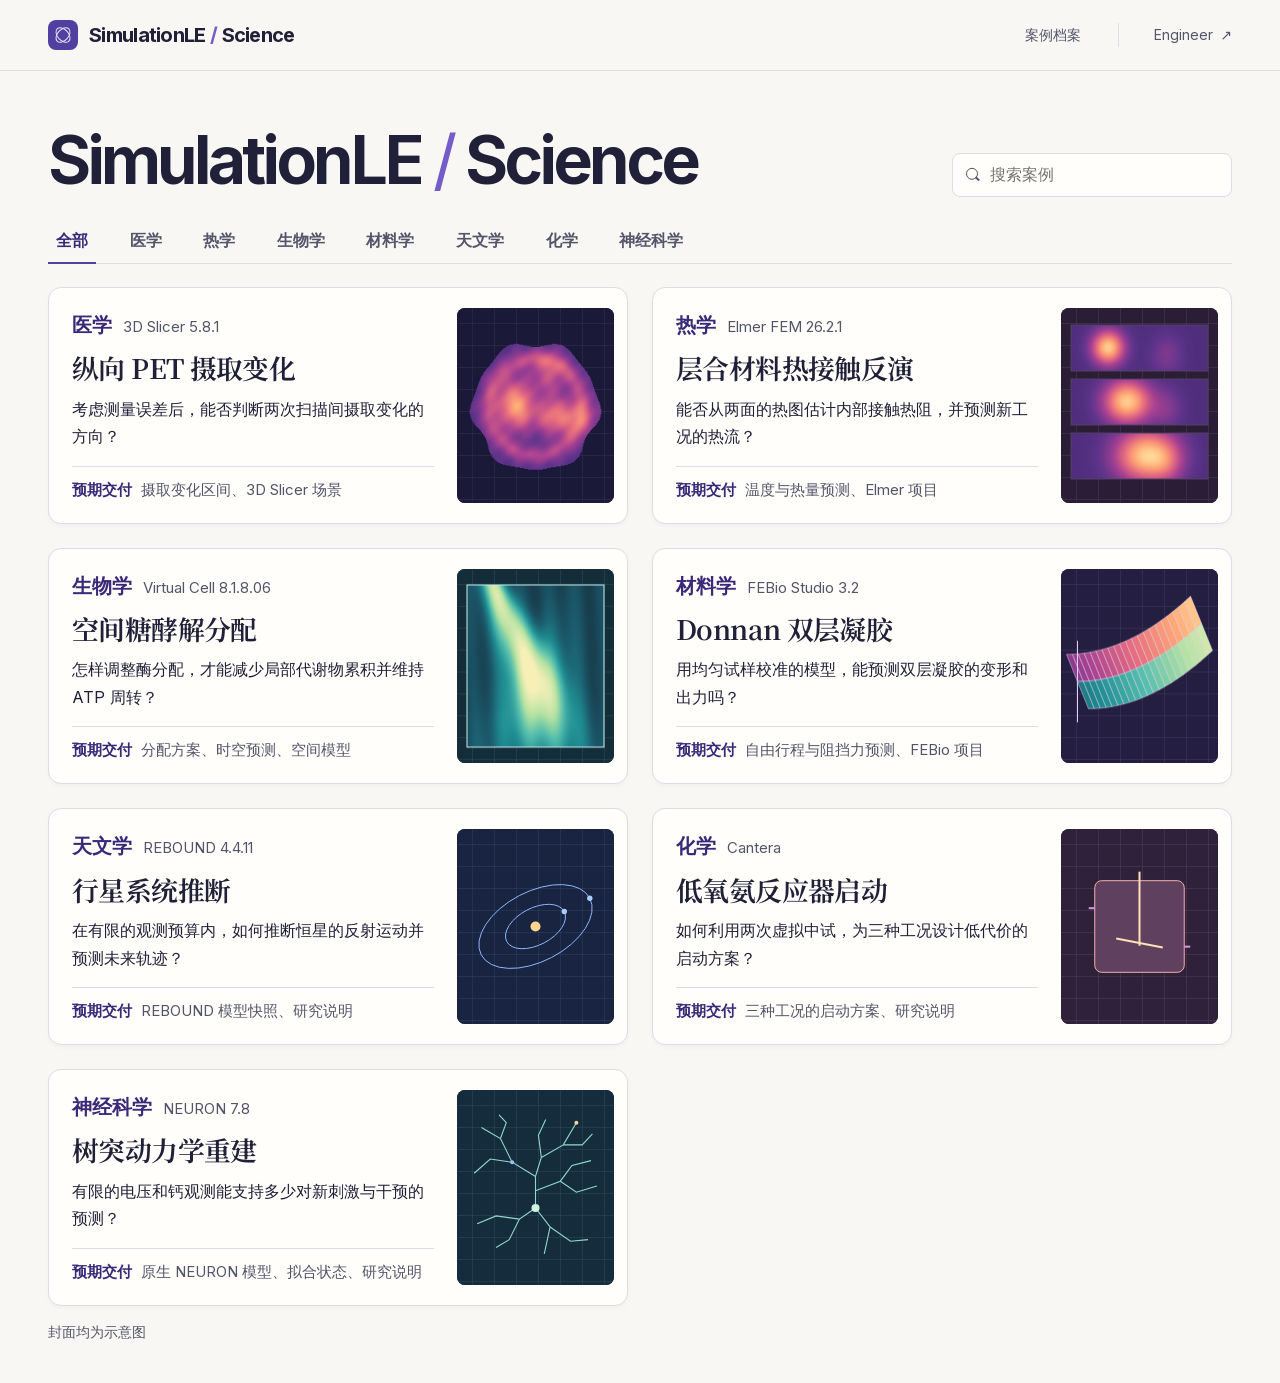
<file: index.html>
<!doctype html>
<!-- Generated by scripts/build_catalog.py. Edit content/cases.json or the template. -->
<html lang="zh-CN">
<head>
  <meta charset="utf-8">
  <meta name="viewport" content="width=device-width, initial-scale=1">
  <meta name="description" content="浏览 7 个科学研究案例的任务、输入和预期交付。">
  <meta name="theme-color" content="#f8f7f3">
  <title>SimulationLE / Science</title>
  <link rel="icon" href="assets/favicon.png">
  <link rel="stylesheet" href="assets/style.css">
  <script type="module" src="assets/site.js"></script>
</head>
<body>
  <a class="skip" href="#main">跳到正文</a>
  <header class="site-header">
    <div class="wrap header-inner">
      <a class="brand" href="./"><span class="brand-mark" aria-hidden="true"></span><span>SimulationLE <span class="brand-slash">/</span> Science</span></a>
      <nav aria-label="主导航"><a href="#cases">案例档案</a><a class="nav-external" href="https://huayuankou333.github.io/omniale/simulationle-engineer/">Engineer <span aria-hidden="true">↗</span></a></nav>
    </div>
  </header>
  <main id="main">
    <section id="cases" class="case-section" aria-labelledby="archive-title">
      <div class="wrap">
        <div class="section-head">
          <h1 id="archive-title">SimulationLE <span class="brand-slash">/</span> Science</h1>
          <label class="search"><span class="search-icon" aria-hidden="true"></span><input type="search" id="case-search" placeholder="搜索案例" aria-label="搜索案例、软件或领域"></label>
        </div>
        <div class="filters" role="group" aria-label="按领域筛选">
          <button type="button" data-filter="all" aria-pressed="true">全部</button>
          <button type="button" data-filter="medicine" aria-pressed="false">医学</button>
          <button type="button" data-filter="thermal" aria-pressed="false">热学</button>
          <button type="button" data-filter="metabolism" aria-pressed="false">生物学</button>
          <button type="button" data-filter="mechanics" aria-pressed="false">材料学</button>
          <button type="button" data-filter="astronomy" aria-pressed="false">天文学</button>
          <button type="button" data-filter="chemistry" aria-pressed="false">化学</button>
          <button type="button" data-filter="neuroscience" aria-pressed="false">神经科学</button>
          <span class="sr-only" id="case-count" role="status">7 个案例</span>
        </div>
        <div class="case-grid">
          <article class="case-card" data-domain="medicine" data-keywords="longitudinal-pet-bounds 医学影像 定量影像 影像科学 配准 分辨率 测量误差 不确定性 体模">
            <a class="case-link" href="cases/longitudinal-pet-bounds/" aria-labelledby="case-pet">
              <div class="card-body">
                <p class="case-meta"><strong>医学</strong> <span>3D Slicer 5.8.1</span></p>
                <h2 id="case-pet">纵向 PET 摄取变化</h2>
                <p class="case-question">考虑测量误差后，能否判断两次扫描间摄取变化的方向？</p>
              </div>
              <div class="card-visual theme-pet"><canvas data-plot="pet-card" role="img" aria-label="PET 体模切片示意"></canvas></div>
              <p class="case-output"><strong>预期交付</strong> 摄取变化区间、3D Slicer 场景</p>
            </a>
          </article>
          <article class="case-card" data-domain="thermal" data-keywords="laminate-contact-transfer 热传递 热阻 热学 材料 反演 热图 移动热源 热流">
            <a class="case-link" href="cases/laminate-contact-transfer/" aria-labelledby="case-thermal">
              <div class="card-body">
                <p class="case-meta"><strong>热学</strong> <span>Elmer FEM 26.2.1</span></p>
                <h2 id="case-thermal">层合材料热接触反演</h2>
                <p class="case-question">能否从两面的热图估计内部接触热阻，并预测新工况的热流？</p>
              </div>
              <div class="card-visual theme-thermal"><canvas data-plot="thermal-card" role="img" aria-label="层合材料表面的瞬态热分布示意"></canvas></div>
              <p class="case-output"><strong>预期交付</strong> 温度与热量预测、Elmer 项目</p>
            </a>
          </article>
          <article class="case-card" data-domain="metabolism" data-keywords="VCell glycolysis-redistribution 系统生物学 代谢 反应扩散 糖酵解 空间扰动 ATP 周转">
            <a class="case-link" href="cases/glycolysis-redistribution/" aria-labelledby="case-metabolism">
              <div class="card-body">
                <p class="case-meta"><strong>生物学</strong> <span>Virtual Cell 8.1.8.06</span></p>
                <h2 id="case-metabolism">空间糖酵解分配</h2>
                <p class="case-question">怎样调整酶分配，才能减少局部代谢物累积并维持 ATP 周转？</p>
              </div>
              <div class="card-visual theme-metabolism"><canvas data-plot="metabolism-card" role="img" aria-label="空间代谢模型在不同时刻的浓度分布示意"></canvas></div>
              <p class="case-output"><strong>预期交付</strong> 分配方案、时空预测、空间模型</p>
            </a>
          </article>
          <article class="case-card" data-domain="mechanics" data-keywords="donnan-bilayer-transfer 软材料力学 水凝胶 双层 凝胶 膨胀 溶胀 变形 自由行程 阻挡力">
            <a class="case-link" href="cases/donnan-bilayer-transfer/" aria-labelledby="case-gel">
              <div class="card-body">
                <p class="case-meta"><strong>材料学</strong> <span>FEBio Studio 3.2</span></p>
                <h2 id="case-gel">Donnan 双层凝胶</h2>
                <p class="case-question">用均匀试样校准的模型，能预测双层凝胶的变形和出力吗？</p>
              </div>
              <div class="card-visual theme-gel"><canvas data-plot="gel-card" role="img" aria-label="粘合双层凝胶弯曲与变形网格示意"></canvas></div>
              <p class="case-output"><strong>预期交付</strong> 自由行程与阻挡力预测、FEBio 项目</p>
            </a>
          </article>
          <article class="case-card" data-domain="astronomy" data-keywords="planetary system inference astrophysics orbital dynamics radial velocity astrometry 天体物理 轨道动力学 径向速度 天体测量 观测设计">
            <a class="case-link" href="cases/planetary-system-inference/" aria-labelledby="case-orbit">
              <div class="card-body">
                <p class="case-meta"><strong>天文学</strong> <span>REBOUND 4.4.11</span></p>
                <h2 id="case-orbit">行星系统推断</h2>
                <p class="case-question">在有限的观测预算内，如何推断恒星的反射运动并预测未来轨迹？</p>
              </div>
              <div class="card-visual theme-orbit"><canvas data-plot="orbit-card" role="img" aria-label="恒星与候选行星轨道的示意图"></canvas></div>
              <p class="case-output"><strong>预期交付</strong> REBOUND 模型快照、研究说明</p>
            </a>
          </article>
          <article class="case-card" data-domain="chemistry" data-keywords="reactor startup chemistry cantera reaction kinetics low oxygen ammonia 化学 虚拟中试 反应动力学 反应器 启动方案">
            <a class="case-link" href="cases/reactor-startup/" aria-labelledby="case-reactor">
              <div class="card-body">
                <p class="case-meta"><strong>化学</strong> <span>Cantera</span></p>
                <h2 id="case-reactor">低氧氨反应器启动</h2>
                <p class="case-question">如何利用两次虚拟中试，为三种工况设计低代价的启动方案？</p>
              </div>
              <div class="card-visual theme-reactor"><canvas data-plot="reactor-card" role="img" aria-label="虚拟搅拌反应器的示意图"></canvas></div>
              <p class="case-output"><strong>预期交付</strong> 三种工况的启动方案、研究说明</p>
            </a>
          </article>
          <article class="case-card" data-domain="neuroscience" data-keywords="dendritic model reconstruction computational neuroscience neuronal model NEURON NMODL calcium voltage 计算神经科学 神经元 树突 电压 钙 反演">
            <a class="case-link" href="cases/dendritic-model-reconstruction/" aria-labelledby="case-dendrite">
              <div class="card-body">
                <p class="case-meta"><strong>神经科学</strong> <span>NEURON 7.8</span></p>
                <h2 id="case-dendrite">树突动力学重建</h2>
                <p class="case-question">有限的电压和钙观测能支持多少对新刺激与干预的预测？</p>
              </div>
              <div class="card-visual theme-dendrite"><canvas data-plot="dendrite-card" role="img" aria-label="虚拟神经元树突分支的示意图"></canvas></div>
              <p class="case-output"><strong>预期交付</strong> 原生 NEURON 模型、拟合状态、研究说明</p>
            </a>
          </article>
        </div>
        <p class="case-note" id="case-note">封面均为示意图</p>
        <div class="empty-state" id="empty-state" hidden><p>没有匹配的案例。</p><button type="button" id="reset-search">清除搜索与筛选</button></div>
      </div>
    </section>
  </main>
</body>
</html>
</file>
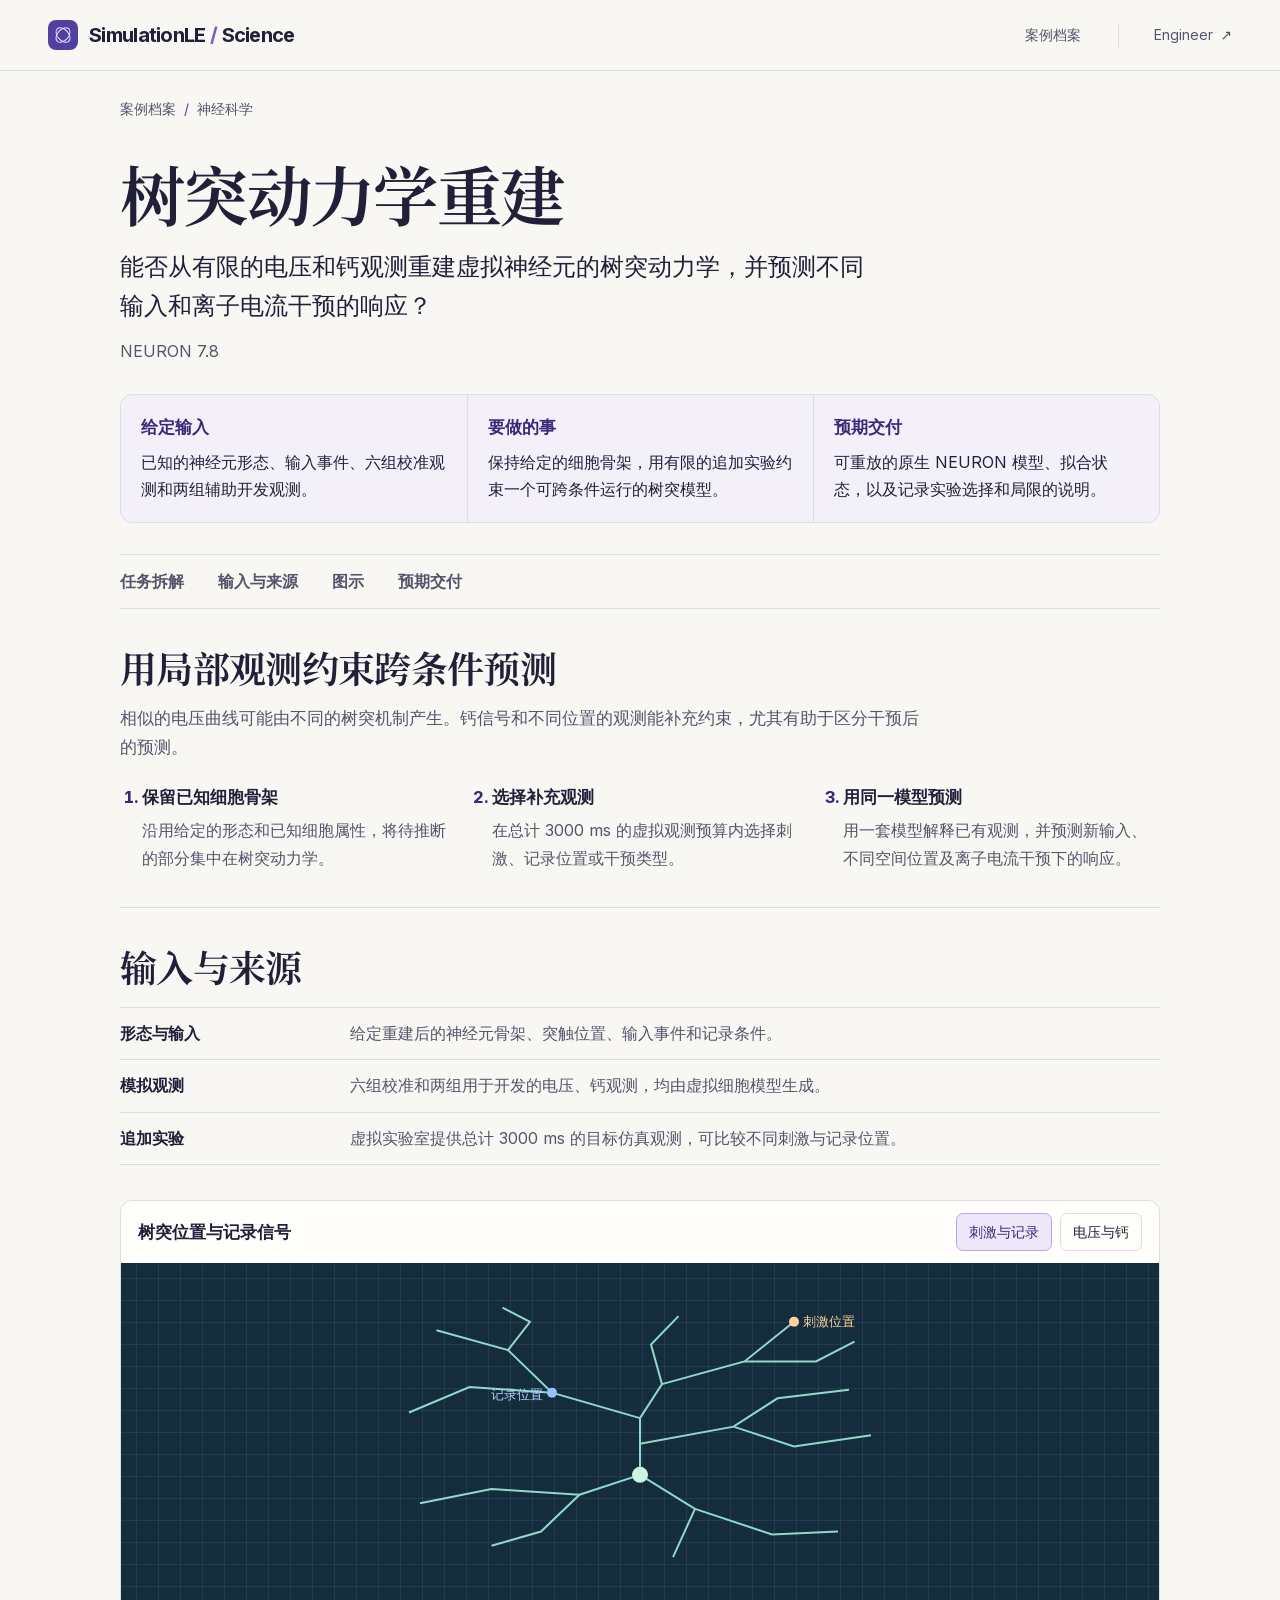
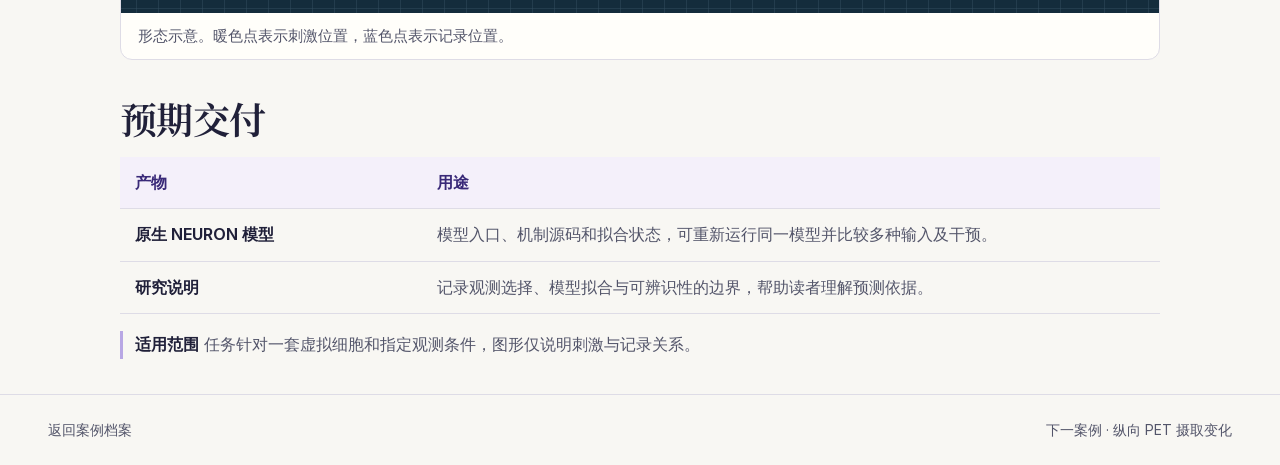
<file: cases/dendritic-model-reconstruction/index.html>
<!doctype html>
<!-- Generated by scripts/build_catalog.py. Edit content/cases.json or the template. -->
<html lang="zh-CN">
<head>
  <meta charset="utf-8">
  <meta name="viewport" content="width=device-width, initial-scale=1">
  <meta name="description" content="有限的电压和钙观测能支持多少对新刺激与干预的预测？">
  <meta name="theme-color" content="#f8f7f3">
  <title>树突动力学重建 · SimulationLE / Science</title>
  <link rel="icon" href="../../assets/favicon.png">
  <link rel="stylesheet" href="../../assets/style.css">
  <script type="module" src="../../assets/site.js"></script>
</head>
<body>
  <a class="skip" href="#main">跳到正文</a>
  <header class="site-header">
    <div class="wrap header-inner">
      <a class="brand" href="../../"><span class="brand-mark" aria-hidden="true"></span><span>SimulationLE <span class="brand-slash">/</span> Science</span></a>
      <nav aria-label="主导航"><a href="../../#cases">案例档案</a><a class="nav-external" href="https://huayuankou333.github.io/omniale/simulationle-engineer/">Engineer <span aria-hidden="true">↗</span></a></nav>
    </div>
  </header>
  <main id="main" class="detail">
    <p class="breadcrumb"><a href="../../#cases">案例档案</a><span aria-hidden="true">/</span>神经科学</p>
    <header class="detail-header">
      <h1>树突动力学重建</h1>
      <p class="detail-question">能否从有限的电压和钙观测重建虚拟神经元的树突动力学，并预测不同输入和离子电流干预的响应？</p>
      <p class="detail-software">NEURON 7.8</p>
    </header>
    <dl class="case-brief" aria-label="任务概览">
        <div><dt>给定输入</dt><dd>已知的神经元形态、输入事件、六组校准观测和两组辅助开发观测。</dd></div>
        <div><dt>要做的事</dt><dd>保持给定的细胞骨架，用有限的追加实验约束一个可跨条件运行的树突模型。</dd></div>
        <div><dt>预期交付</dt><dd>可重放的原生 NEURON 模型、拟合状态，以及记录实验选择和局限的说明。</dd></div>
    </dl>
    <nav class="case-nav" aria-label="本页目录"><a href="#task">任务拆解</a><a href="#inputs">输入与来源</a><a href="#figure">图示</a><a href="#outputs">预期交付</a></nav>
    <section class="case-block" id="task">
      <h2>用局部观测约束跨条件预测</h2>
      <p class="case-intro">相似的电压曲线可能由不同的树突机制产生。钙信号和不同位置的观测能补充约束，尤其有助于区分干预后的预测。</p>
      <ol class="task-steps">
        <li><strong>保留已知细胞骨架</strong><p>沿用给定的形态和已知细胞属性，将待推断的部分集中在树突动力学。</p></li>
        <li><strong>选择补充观测</strong><p>在总计 3000 ms 的虚拟观测预算内选择刺激、记录位置或干预类型。</p></li>
        <li><strong>用同一模型预测</strong><p>用一套模型解释已有观测，并预测新输入、不同空间位置及离子电流干预下的响应。</p></li>
      </ol>
    </section>
    <section class="case-block" id="inputs">
      <h2>输入与来源</h2>
      <dl class="resource-list">
        <div><dt>形态与输入</dt><dd>给定重建后的神经元骨架、突触位置、输入事件和记录条件。</dd></div>
        <div><dt>模拟观测</dt><dd>六组校准和两组用于开发的电压、钙观测，均由虚拟细胞模型生成。</dd></div>
        <div><dt>追加实验</dt><dd>虚拟实验室提供总计 3000 ms 的目标仿真观测，可比较不同刺激与记录位置。</dd></div>
      </dl>
    </section>
    <figure class="detail-figure theme-dendrite" id="figure">
      <div class="figure-toolbar">
        <h2>树突位置与记录信号</h2>
        <div class="figure-controls" role="group" aria-label="切换示意图">
          <button type="button" data-mode="default" data-note="形态示意。暖色点表示刺激位置，蓝色点表示记录位置。" aria-pressed="true">刺激与记录</button>
          <button type="button" data-mode="alternative" data-note="曲线示意。同一刺激可以产生不同时间尺度的电压与钙响应。" aria-pressed="false">电压与钙</button>
        </div>
      </div>
      <canvas data-plot="dendrite-detail" role="img" aria-label="形态示意。暖色点表示刺激位置，蓝色点表示记录位置。"></canvas>
      <figcaption aria-live="polite">形态示意。暖色点表示刺激位置，蓝色点表示记录位置。</figcaption>
    </figure>
    <section class="case-block" id="outputs">
      <h2>预期交付</h2>
      <table class="deliverable-table" aria-label="预期交付">
        <thead><tr><th scope="col">产物</th><th scope="col">用途</th></tr></thead>
        <tbody>
        <tr><th scope="row">原生 NEURON 模型</th><td>模型入口、机制源码和拟合状态，可重新运行同一模型并比较多种输入及干预。</td></tr>
        <tr><th scope="row">研究说明</th><td>记录观测选择、模型拟合与可辨识性的边界，帮助读者理解预测依据。</td></tr>
        </tbody>
      </table>
      <p class="case-scope"><strong>适用范围</strong>任务针对一套虚拟细胞和指定观测条件，图形仅说明刺激与记录关系。</p>
    </section>
  </main>
  <footer class="site-footer"><div class="wrap footer-inner"><a href="../../#cases">返回案例档案</a><a href="../longitudinal-pet-bounds/">下一案例 · 纵向 PET 摄取变化</a></div></footer>
</body>
</html>
</file>
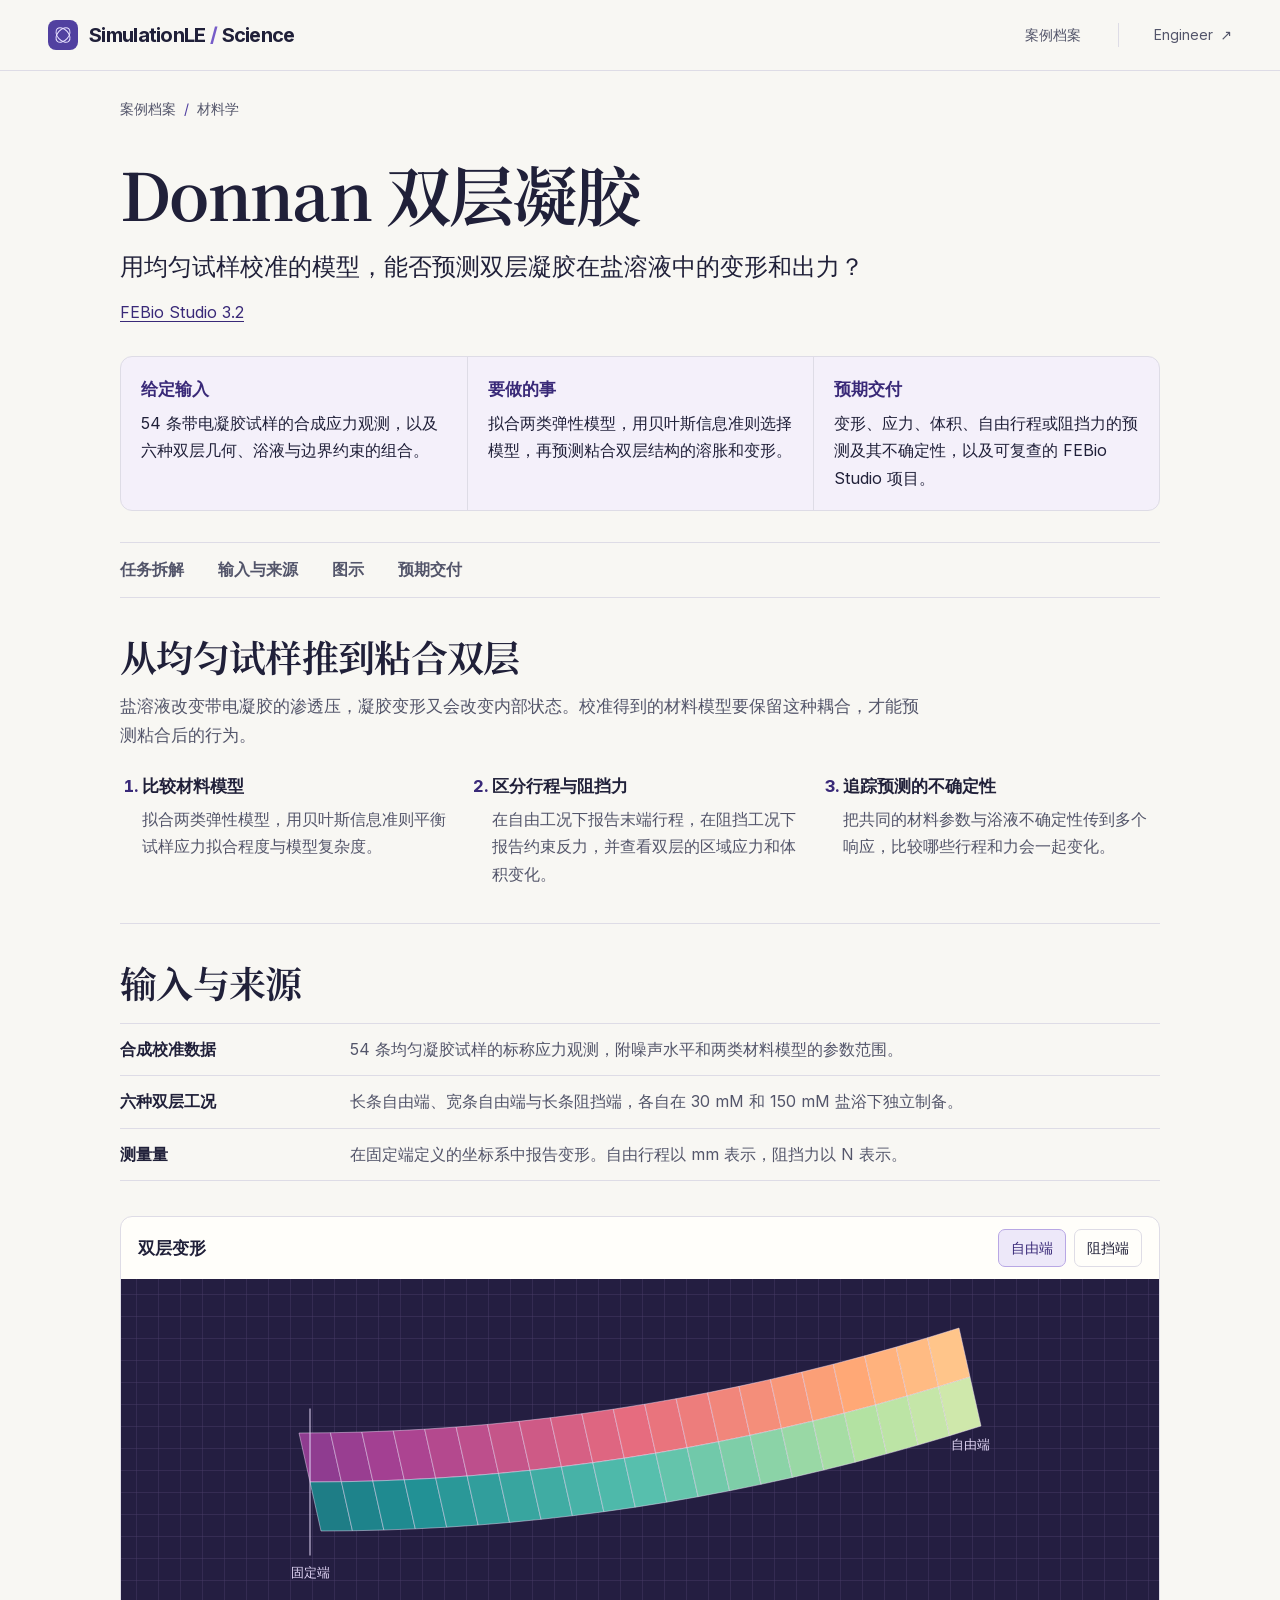
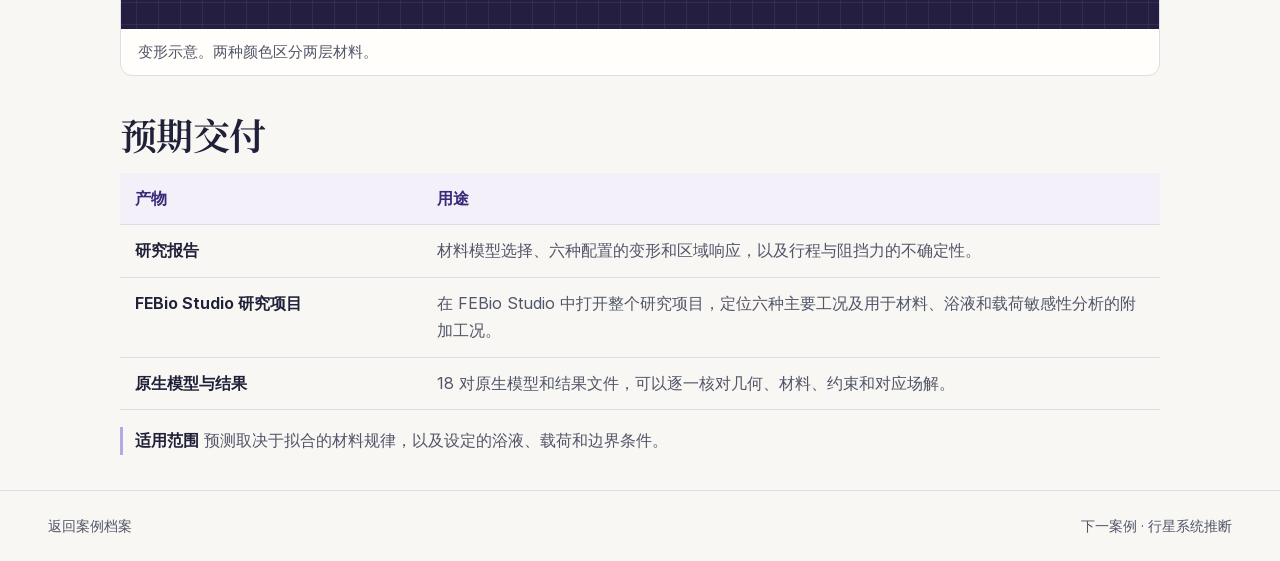
<file: cases/donnan-bilayer-transfer/index.html>
<!doctype html>
<!-- Generated by scripts/build_catalog.py. Edit content/cases.json or the template. -->
<html lang="zh-CN">
<head>
  <meta charset="utf-8">
  <meta name="viewport" content="width=device-width, initial-scale=1">
  <meta name="description" content="用均匀试样校准的模型，能预测双层凝胶的变形和出力吗？">
  <meta name="theme-color" content="#f8f7f3">
  <title>Donnan 双层凝胶 · SimulationLE / Science</title>
  <link rel="icon" href="../../assets/favicon.png">
  <link rel="stylesheet" href="../../assets/style.css">
  <script type="module" src="../../assets/site.js"></script>
</head>
<body>
  <a class="skip" href="#main">跳到正文</a>
  <header class="site-header">
    <div class="wrap header-inner">
      <a class="brand" href="../../"><span class="brand-mark" aria-hidden="true"></span><span>SimulationLE <span class="brand-slash">/</span> Science</span></a>
      <nav aria-label="主导航"><a href="../../#cases">案例档案</a><a class="nav-external" href="https://huayuankou333.github.io/omniale/simulationle-engineer/">Engineer <span aria-hidden="true">↗</span></a></nav>
    </div>
  </header>
  <main id="main" class="detail">
    <p class="breadcrumb"><a href="../../#cases">案例档案</a><span aria-hidden="true">/</span>材料学</p>
    <header class="detail-header">
      <h1>Donnan 双层凝胶</h1>
      <p class="detail-question">用均匀试样校准的模型，能否预测双层凝胶在盐溶液中的变形和出力？</p>
      <p class="detail-software"><a href="https://github.com/febiosoftware/FEBioStudio">FEBio Studio 3.2</a></p>
    </header>
    <dl class="case-brief" aria-label="任务概览">
        <div><dt>给定输入</dt><dd>54 条带电凝胶试样的合成应力观测，以及六种双层几何、浴液与边界约束的组合。</dd></div>
        <div><dt>要做的事</dt><dd>拟合两类弹性模型，用贝叶斯信息准则选择模型，再预测粘合双层结构的溶胀和变形。</dd></div>
        <div><dt>预期交付</dt><dd>变形、应力、体积、自由行程或阻挡力的预测及其不确定性，以及可复查的 FEBio Studio 项目。</dd></div>
    </dl>
    <nav class="case-nav" aria-label="本页目录"><a href="#task">任务拆解</a><a href="#inputs">输入与来源</a><a href="#figure">图示</a><a href="#outputs">预期交付</a></nav>
    <section class="case-block" id="task">
      <h2>从均匀试样推到粘合双层</h2>
      <p class="case-intro">盐溶液改变带电凝胶的渗透压，凝胶变形又会改变内部状态。校准得到的材料模型要保留这种耦合，才能预测粘合后的行为。</p>
      <ol class="task-steps">
        <li><strong>比较材料模型</strong><p>拟合两类弹性模型，用贝叶斯信息准则平衡试样应力拟合程度与模型复杂度。</p></li>
        <li><strong>区分行程与阻挡力</strong><p>在自由工况下报告末端行程，在阻挡工况下报告约束反力，并查看双层的区域应力和体积变化。</p></li>
        <li><strong>追踪预测的不确定性</strong><p>把共同的材料参数与浴液不确定性传到多个响应，比较哪些行程和力会一起变化。</p></li>
      </ol>
    </section>
    <section class="case-block" id="inputs">
      <h2>输入与来源</h2>
      <dl class="resource-list">
        <div><dt>合成校准数据</dt><dd>54 条均匀凝胶试样的标称应力观测，附噪声水平和两类材料模型的参数范围。</dd></div>
        <div><dt>六种双层工况</dt><dd>长条自由端、宽条自由端与长条阻挡端，各自在 30 mM 和 150 mM 盐浴下独立制备。</dd></div>
        <div><dt>测量量</dt><dd>在固定端定义的坐标系中报告变形。自由行程以 mm 表示，阻挡力以 N 表示。</dd></div>
      </dl>
    </section>
    <figure class="detail-figure theme-gel" id="figure">
      <div class="figure-toolbar">
        <h2>双层变形</h2>
        <div class="figure-controls" role="group" aria-label="切换示意图">
          <button type="button" data-mode="default" data-note="变形示意。两种颜色区分两层材料。" aria-pressed="true">自由端</button>
          <button type="button" data-mode="alternative" data-note="受限变形示意。末端约束处产生反力。" aria-pressed="false">阻挡端</button>
        </div>
      </div>
      <canvas data-plot="gel-detail" role="img" aria-label="变形示意。两种颜色区分两层材料。"></canvas>
      <figcaption aria-live="polite">变形示意。两种颜色区分两层材料。</figcaption>
    </figure>
    <section class="case-block" id="outputs">
      <h2>预期交付</h2>
      <table class="deliverable-table" aria-label="预期交付">
        <thead><tr><th scope="col">产物</th><th scope="col">用途</th></tr></thead>
        <tbody>
        <tr><th scope="row">研究报告</th><td>材料模型选择、六种配置的变形和区域响应，以及行程与阻挡力的不确定性。</td></tr>
        <tr><th scope="row">FEBio Studio 研究项目</th><td>在 FEBio Studio 中打开整个研究项目，定位六种主要工况及用于材料、浴液和载荷敏感性分析的附加工况。</td></tr>
        <tr><th scope="row">原生模型与结果</th><td>18 对原生模型和结果文件，可以逐一核对几何、材料、约束和对应场解。</td></tr>
        </tbody>
      </table>
      <p class="case-scope"><strong>适用范围</strong>预测取决于拟合的材料规律，以及设定的浴液、载荷和边界条件。</p>
    </section>
  </main>
  <footer class="site-footer"><div class="wrap footer-inner"><a href="../../#cases">返回案例档案</a><a href="../planetary-system-inference/">下一案例 · 行星系统推断</a></div></footer>
</body>
</html>
</file>
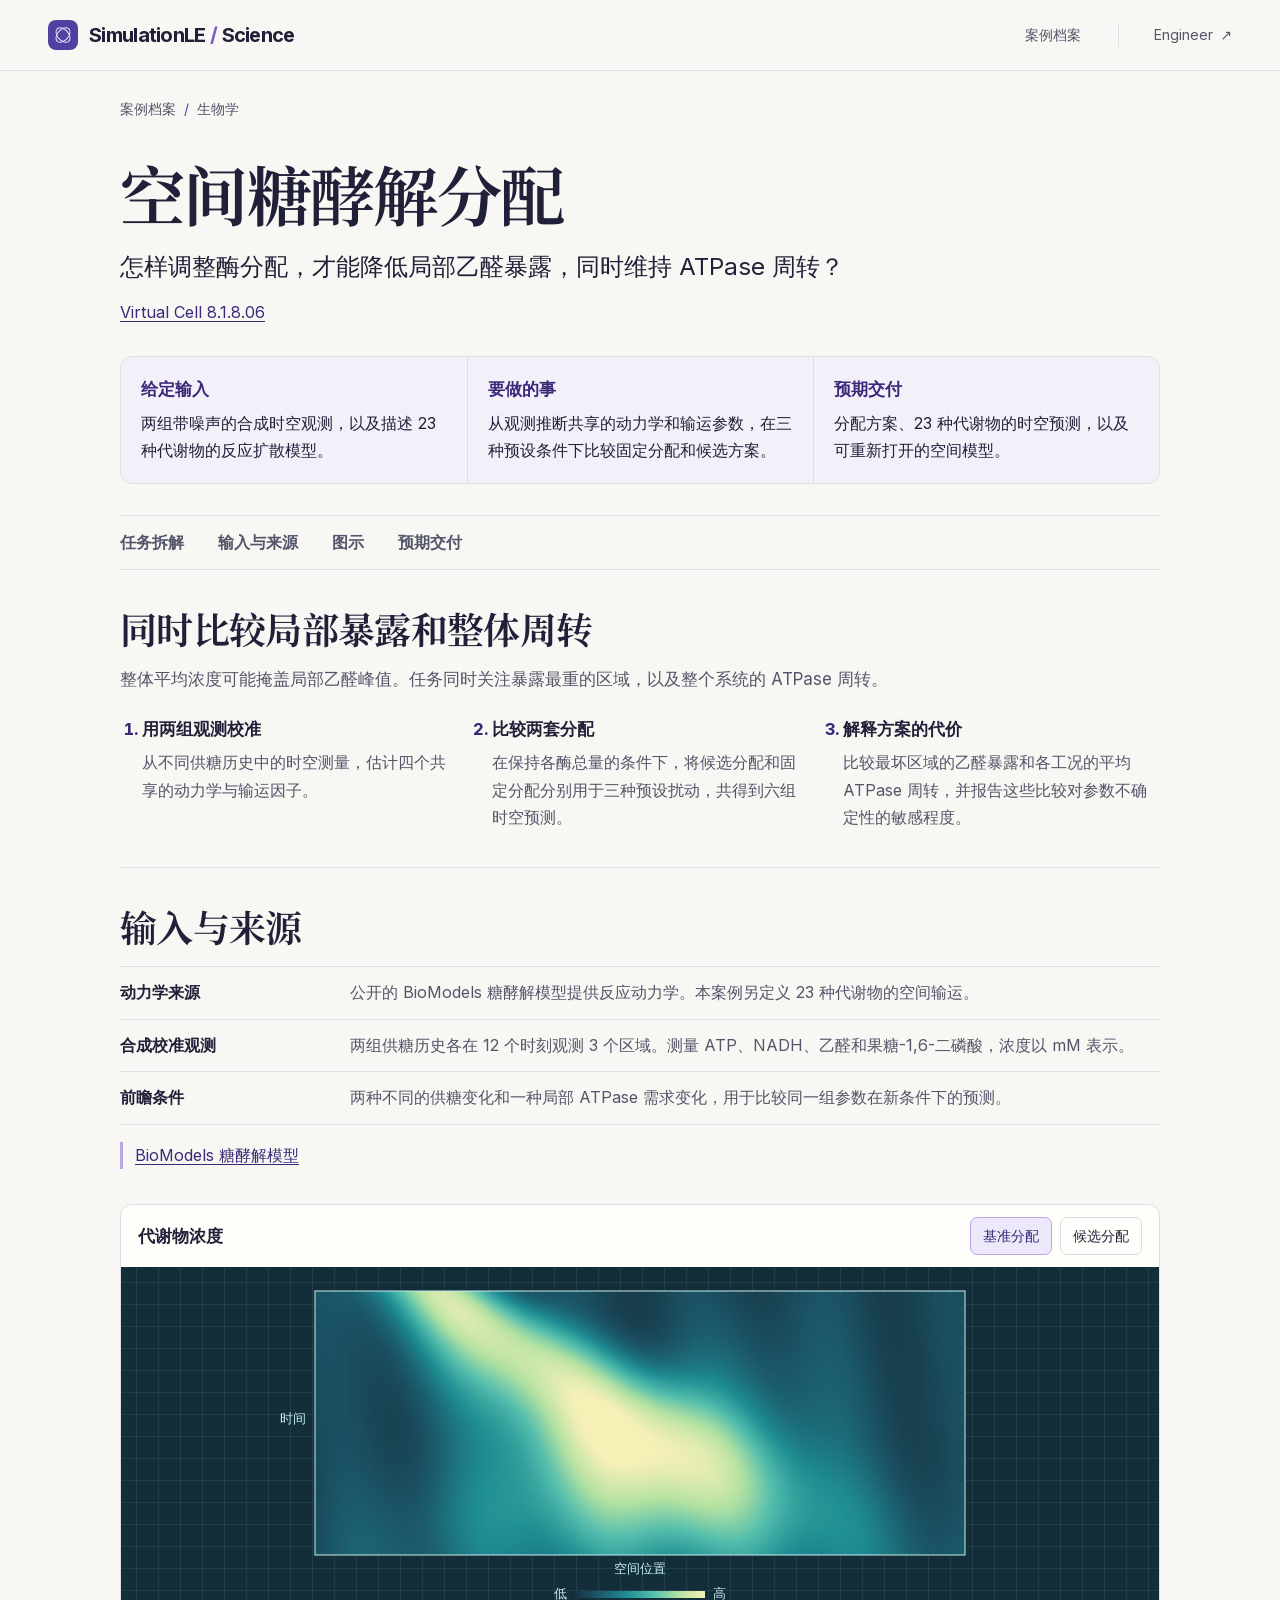
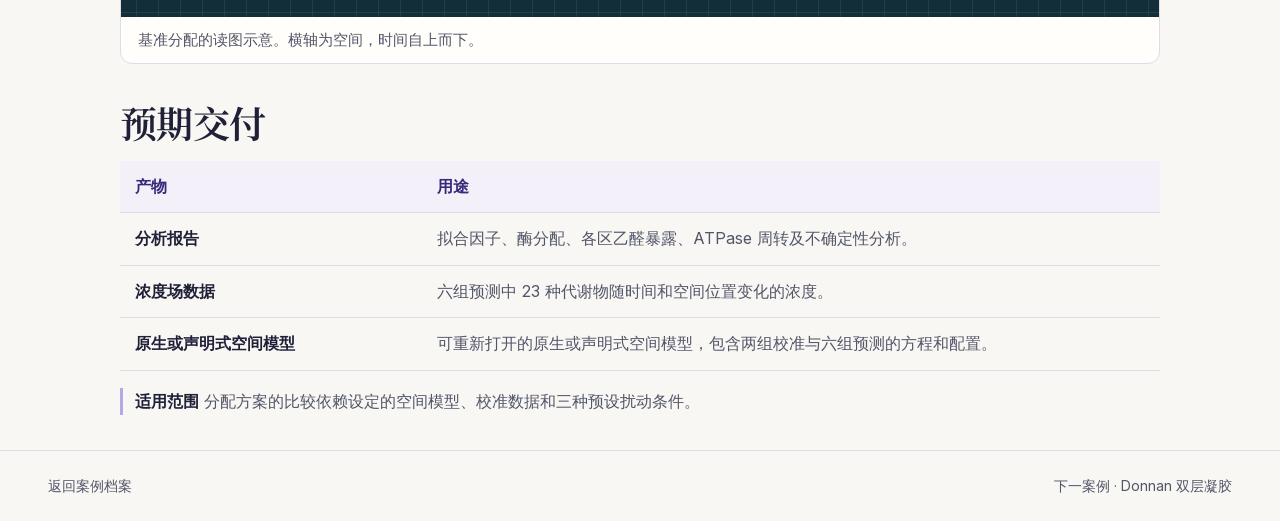
<file: cases/glycolysis-redistribution/index.html>
<!doctype html>
<!-- Generated by scripts/build_catalog.py. Edit content/cases.json or the template. -->
<html lang="zh-CN">
<head>
  <meta charset="utf-8">
  <meta name="viewport" content="width=device-width, initial-scale=1">
  <meta name="description" content="怎样调整酶分配，才能减少局部代谢物累积并维持 ATP 周转？">
  <meta name="theme-color" content="#f8f7f3">
  <title>空间糖酵解分配 · SimulationLE / Science</title>
  <link rel="icon" href="../../assets/favicon.png">
  <link rel="stylesheet" href="../../assets/style.css">
  <script type="module" src="../../assets/site.js"></script>
</head>
<body>
  <a class="skip" href="#main">跳到正文</a>
  <header class="site-header">
    <div class="wrap header-inner">
      <a class="brand" href="../../"><span class="brand-mark" aria-hidden="true"></span><span>SimulationLE <span class="brand-slash">/</span> Science</span></a>
      <nav aria-label="主导航"><a href="../../#cases">案例档案</a><a class="nav-external" href="https://huayuankou333.github.io/omniale/simulationle-engineer/">Engineer <span aria-hidden="true">↗</span></a></nav>
    </div>
  </header>
  <main id="main" class="detail">
    <p class="breadcrumb"><a href="../../#cases">案例档案</a><span aria-hidden="true">/</span>生物学</p>
    <header class="detail-header">
      <h1>空间糖酵解分配</h1>
      <p class="detail-question">怎样调整酶分配，才能降低局部乙醛暴露，同时维持 ATPase 周转？</p>
      <p class="detail-software"><a href="https://vcell.org/">Virtual Cell 8.1.8.06</a></p>
    </header>
    <dl class="case-brief" aria-label="任务概览">
        <div><dt>给定输入</dt><dd>两组带噪声的合成时空观测，以及描述 23 种代谢物的反应扩散模型。</dd></div>
        <div><dt>要做的事</dt><dd>从观测推断共享的动力学和输运参数，在三种预设条件下比较固定分配和候选方案。</dd></div>
        <div><dt>预期交付</dt><dd>分配方案、23 种代谢物的时空预测，以及可重新打开的空间模型。</dd></div>
    </dl>
    <nav class="case-nav" aria-label="本页目录"><a href="#task">任务拆解</a><a href="#inputs">输入与来源</a><a href="#figure">图示</a><a href="#outputs">预期交付</a></nav>
    <section class="case-block" id="task">
      <h2>同时比较局部暴露和整体周转</h2>
      <p class="case-intro">整体平均浓度可能掩盖局部乙醛峰值。任务同时关注暴露最重的区域，以及整个系统的 ATPase 周转。</p>
      <ol class="task-steps">
        <li><strong>用两组观测校准</strong><p>从不同供糖历史中的时空测量，估计四个共享的动力学与输运因子。</p></li>
        <li><strong>比较两套分配</strong><p>在保持各酶总量的条件下，将候选分配和固定分配分别用于三种预设扰动，共得到六组时空预测。</p></li>
        <li><strong>解释方案的代价</strong><p>比较最坏区域的乙醛暴露和各工况的平均 ATPase 周转，并报告这些比较对参数不确定性的敏感程度。</p></li>
      </ol>
    </section>
    <section class="case-block" id="inputs">
      <h2>输入与来源</h2>
      <dl class="resource-list">
        <div><dt>动力学来源</dt><dd>公开的 BioModels 糖酵解模型提供反应动力学。本案例另定义 23 种代谢物的空间输运。</dd></div>
        <div><dt>合成校准观测</dt><dd>两组供糖历史各在 12 个时刻观测 3 个区域。测量 ATP、NADH、乙醛和果糖-1,6-二磷酸，浓度以 mM 表示。</dd></div>
        <div><dt>前瞻条件</dt><dd>两种不同的供糖变化和一种局部 ATPase 需求变化，用于比较同一组参数在新条件下的预测。</dd></div>
      </dl>
      <p class="case-scope"><a href="https://github.com/biomodels/MODEL1303260018/tree/aa63c39bb0b79697759fc6769838ebf2919d16e9">BioModels 糖酵解模型</a></p>
    </section>
    <figure class="detail-figure theme-metabolism" id="figure">
      <div class="figure-toolbar">
        <h2>代谢物浓度</h2>
        <div class="figure-controls" role="group" aria-label="切换示意图">
          <button type="button" data-mode="default" data-note="基准分配的读图示意。横轴为空间，时间自上而下。" aria-pressed="true">基准分配</button>
          <button type="button" data-mode="alternative" data-note="候选分配的读图示意。两图共用相对浓度色标。" aria-pressed="false">候选分配</button>
        </div>
      </div>
      <canvas data-plot="metabolism-detail" role="img" aria-label="基准分配的读图示意。横轴为空间，时间自上而下。"></canvas>
      <figcaption aria-live="polite">基准分配的读图示意。横轴为空间，时间自上而下。</figcaption>
    </figure>
    <section class="case-block" id="outputs">
      <h2>预期交付</h2>
      <table class="deliverable-table" aria-label="预期交付">
        <thead><tr><th scope="col">产物</th><th scope="col">用途</th></tr></thead>
        <tbody>
        <tr><th scope="row">分析报告</th><td>拟合因子、酶分配、各区乙醛暴露、ATPase 周转及不确定性分析。</td></tr>
        <tr><th scope="row">浓度场数据</th><td>六组预测中 23 种代谢物随时间和空间位置变化的浓度。</td></tr>
        <tr><th scope="row">原生或声明式空间模型</th><td>可重新打开的原生或声明式空间模型，包含两组校准与六组预测的方程和配置。</td></tr>
        </tbody>
      </table>
      <p class="case-scope"><strong>适用范围</strong>分配方案的比较依赖设定的空间模型、校准数据和三种预设扰动条件。</p>
    </section>
  </main>
  <footer class="site-footer"><div class="wrap footer-inner"><a href="../../#cases">返回案例档案</a><a href="../donnan-bilayer-transfer/">下一案例 · Donnan 双层凝胶</a></div></footer>
</body>
</html>
</file>
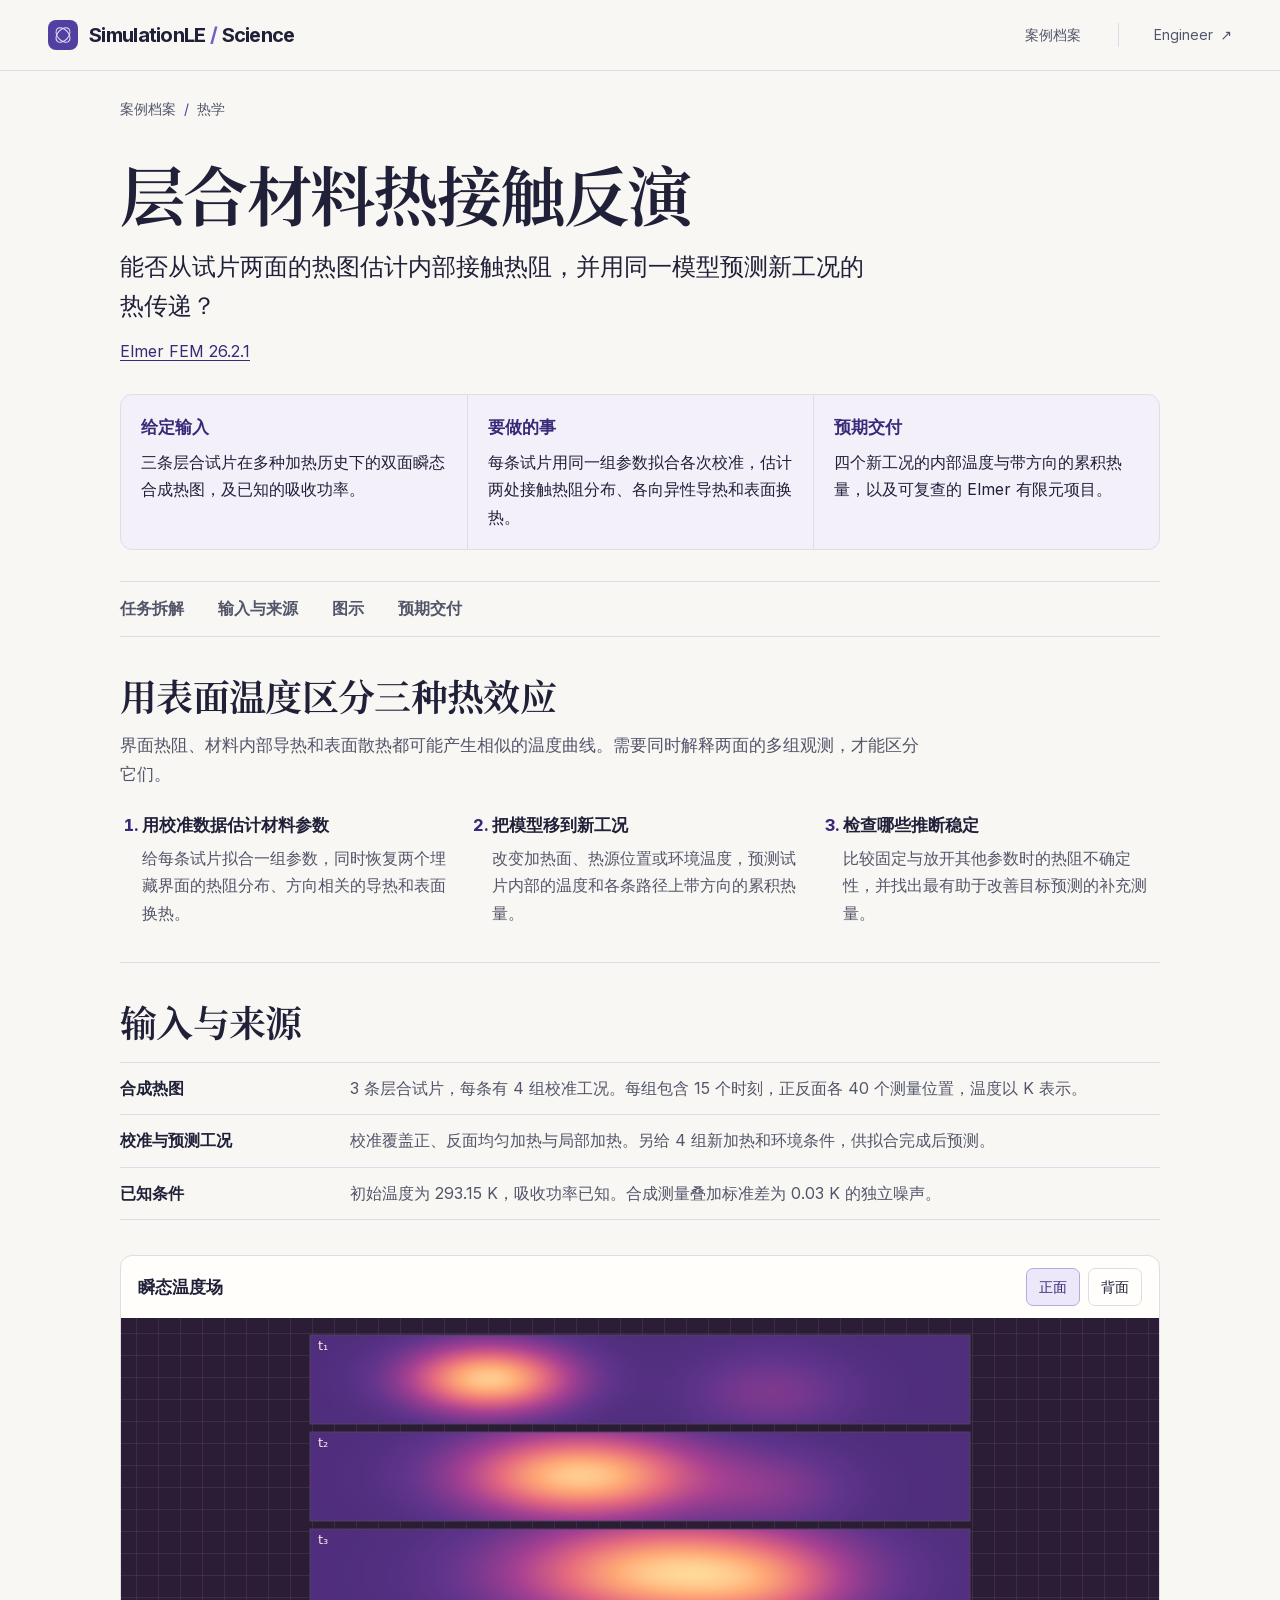
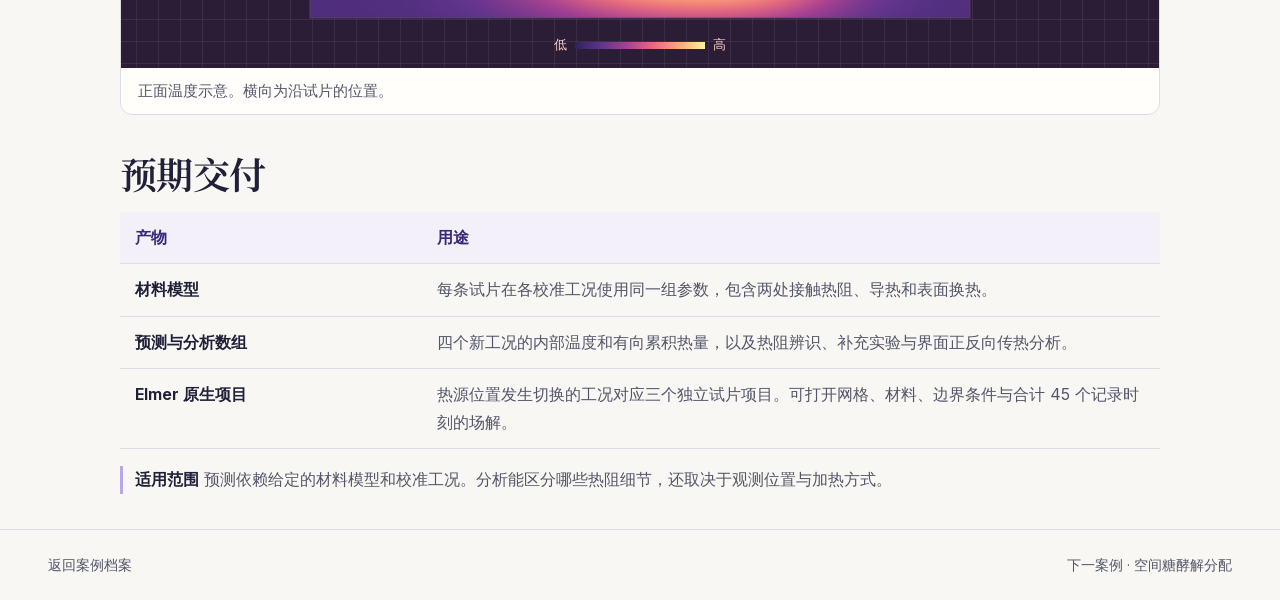
<file: cases/laminate-contact-transfer/index.html>
<!doctype html>
<!-- Generated by scripts/build_catalog.py. Edit content/cases.json or the template. -->
<html lang="zh-CN">
<head>
  <meta charset="utf-8">
  <meta name="viewport" content="width=device-width, initial-scale=1">
  <meta name="description" content="能否从两面的热图估计内部接触热阻，并预测新工况的热流？">
  <meta name="theme-color" content="#f8f7f3">
  <title>层合材料热接触反演 · SimulationLE / Science</title>
  <link rel="icon" href="../../assets/favicon.png">
  <link rel="stylesheet" href="../../assets/style.css">
  <script type="module" src="../../assets/site.js"></script>
</head>
<body>
  <a class="skip" href="#main">跳到正文</a>
  <header class="site-header">
    <div class="wrap header-inner">
      <a class="brand" href="../../"><span class="brand-mark" aria-hidden="true"></span><span>SimulationLE <span class="brand-slash">/</span> Science</span></a>
      <nav aria-label="主导航"><a href="../../#cases">案例档案</a><a class="nav-external" href="https://huayuankou333.github.io/omniale/simulationle-engineer/">Engineer <span aria-hidden="true">↗</span></a></nav>
    </div>
  </header>
  <main id="main" class="detail">
    <p class="breadcrumb"><a href="../../#cases">案例档案</a><span aria-hidden="true">/</span>热学</p>
    <header class="detail-header">
      <h1>层合材料热接触反演</h1>
      <p class="detail-question">能否从试片两面的热图估计内部接触热阻，并用同一模型预测新工况的热传递？</p>
      <p class="detail-software"><a href="https://github.com/ElmerCSC/elmerfem">Elmer FEM 26.2.1</a></p>
    </header>
    <dl class="case-brief" aria-label="任务概览">
        <div><dt>给定输入</dt><dd>三条层合试片在多种加热历史下的双面瞬态合成热图，及已知的吸收功率。</dd></div>
        <div><dt>要做的事</dt><dd>每条试片用同一组参数拟合各次校准，估计两处接触热阻分布、各向异性导热和表面换热。</dd></div>
        <div><dt>预期交付</dt><dd>四个新工况的内部温度与带方向的累积热量，以及可复查的 Elmer 有限元项目。</dd></div>
    </dl>
    <nav class="case-nav" aria-label="本页目录"><a href="#task">任务拆解</a><a href="#inputs">输入与来源</a><a href="#figure">图示</a><a href="#outputs">预期交付</a></nav>
    <section class="case-block" id="task">
      <h2>用表面温度区分三种热效应</h2>
      <p class="case-intro">界面热阻、材料内部导热和表面散热都可能产生相似的温度曲线。需要同时解释两面的多组观测，才能区分它们。</p>
      <ol class="task-steps">
        <li><strong>用校准数据估计材料参数</strong><p>给每条试片拟合一组参数，同时恢复两个埋藏界面的热阻分布、方向相关的导热和表面换热。</p></li>
        <li><strong>把模型移到新工况</strong><p>改变加热面、热源位置或环境温度，预测试片内部的温度和各条路径上带方向的累积热量。</p></li>
        <li><strong>检查哪些推断稳定</strong><p>比较固定与放开其他参数时的热阻不确定性，并找出最有助于改善目标预测的补充测量。</p></li>
      </ol>
    </section>
    <section class="case-block" id="inputs">
      <h2>输入与来源</h2>
      <dl class="resource-list">
        <div><dt>合成热图</dt><dd>3 条层合试片，每条有 4 组校准工况。每组包含 15 个时刻，正反面各 40 个测量位置，温度以 K 表示。</dd></div>
        <div><dt>校准与预测工况</dt><dd>校准覆盖正、反面均匀加热与局部加热。另给 4 组新加热和环境条件，供拟合完成后预测。</dd></div>
        <div><dt>已知条件</dt><dd>初始温度为 293.15 K，吸收功率已知。合成测量叠加标准差为 0.03 K 的独立噪声。</dd></div>
      </dl>
    </section>
    <figure class="detail-figure theme-thermal" id="figure">
      <div class="figure-toolbar">
        <h2>瞬态温度场</h2>
        <div class="figure-controls" role="group" aria-label="切换示意图">
          <button type="button" data-mode="default" data-note="正面温度示意。横向为沿试片的位置。" aria-pressed="true">正面</button>
          <button type="button" data-mode="alternative" data-note="背面温度示意。两面共用色标。" aria-pressed="false">背面</button>
        </div>
      </div>
      <canvas data-plot="thermal-detail" role="img" aria-label="正面温度示意。横向为沿试片的位置。"></canvas>
      <figcaption aria-live="polite">正面温度示意。横向为沿试片的位置。</figcaption>
    </figure>
    <section class="case-block" id="outputs">
      <h2>预期交付</h2>
      <table class="deliverable-table" aria-label="预期交付">
        <thead><tr><th scope="col">产物</th><th scope="col">用途</th></tr></thead>
        <tbody>
        <tr><th scope="row">材料模型</th><td>每条试片在各校准工况使用同一组参数，包含两处接触热阻、导热和表面换热。</td></tr>
        <tr><th scope="row">预测与分析数组</th><td>四个新工况的内部温度和有向累积热量，以及热阻辨识、补充实验与界面正反向传热分析。</td></tr>
        <tr><th scope="row">Elmer 原生项目</th><td>热源位置发生切换的工况对应三个独立试片项目。可打开网格、材料、边界条件与合计 45 个记录时刻的场解。</td></tr>
        </tbody>
      </table>
      <p class="case-scope"><strong>适用范围</strong>预测依赖给定的材料模型和校准工况。分析能区分哪些热阻细节，还取决于观测位置与加热方式。</p>
    </section>
  </main>
  <footer class="site-footer"><div class="wrap footer-inner"><a href="../../#cases">返回案例档案</a><a href="../glycolysis-redistribution/">下一案例 · 空间糖酵解分配</a></div></footer>
</body>
</html>
</file>
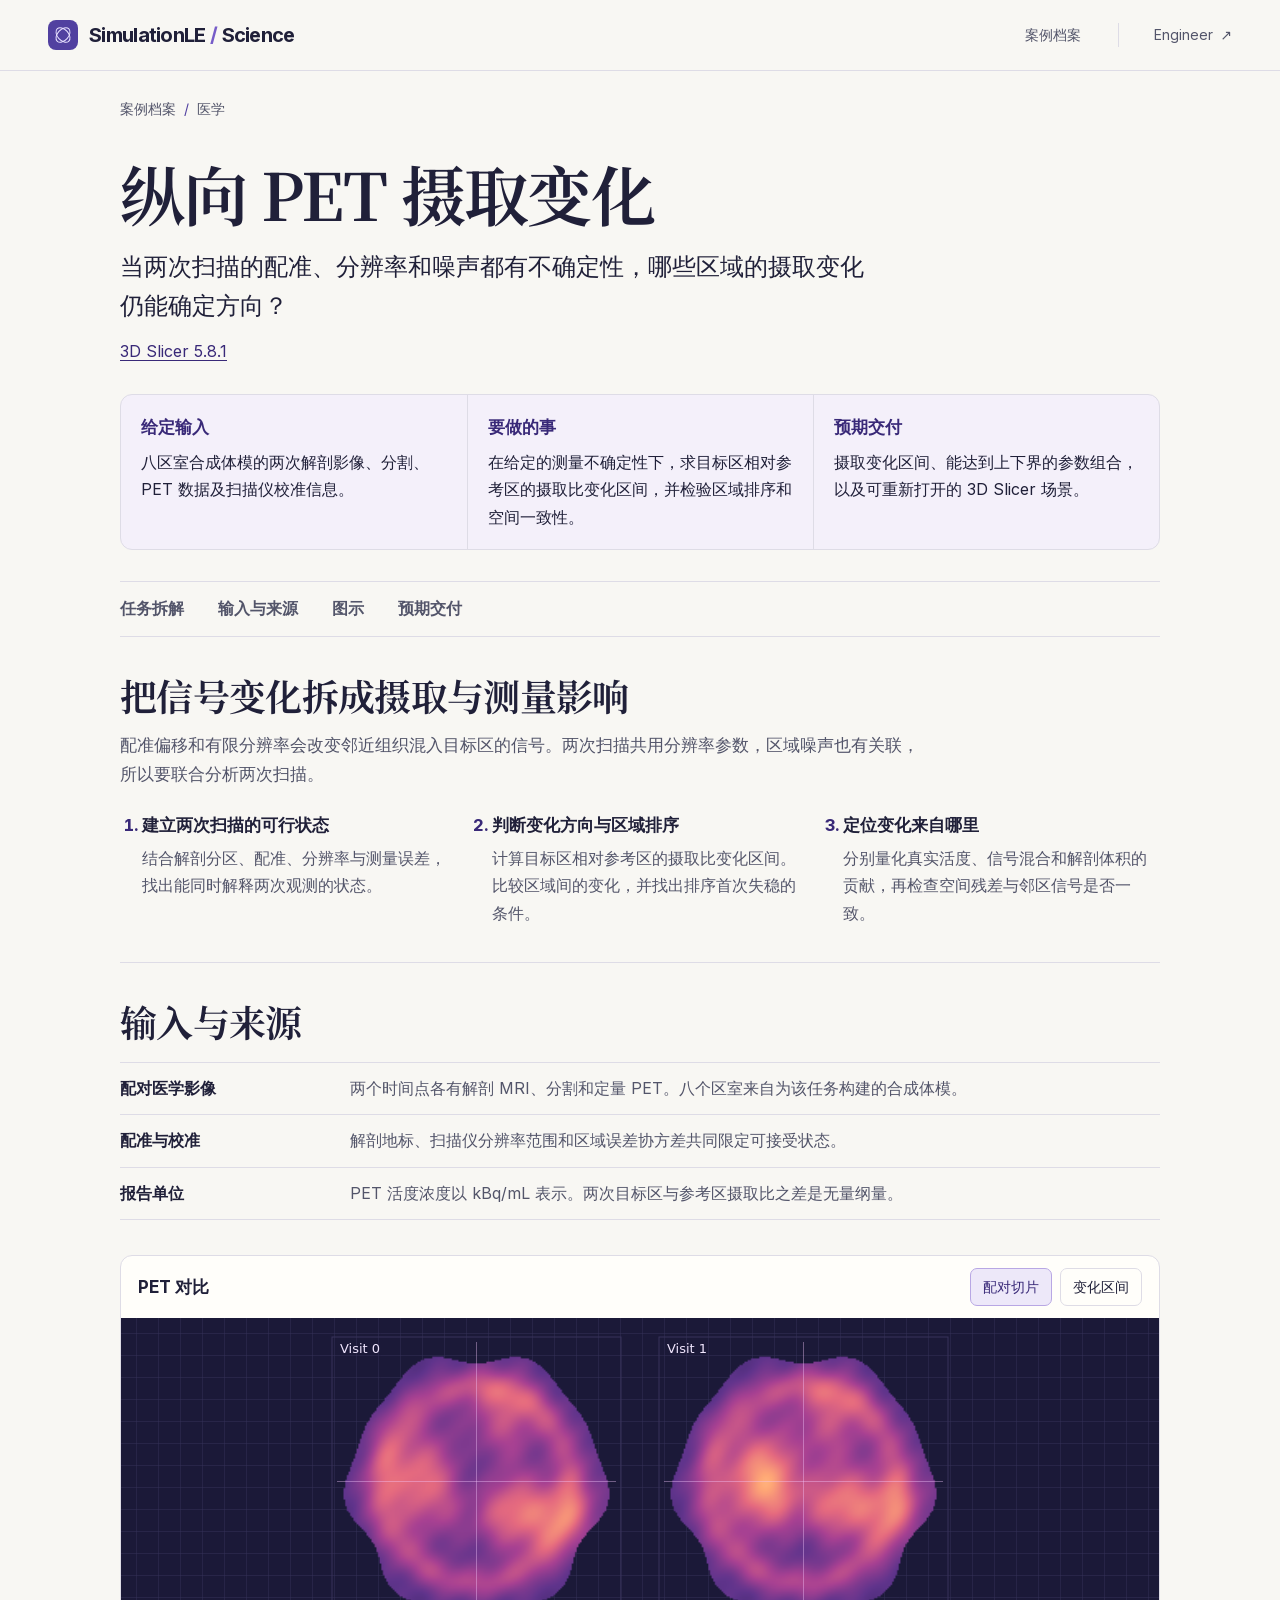
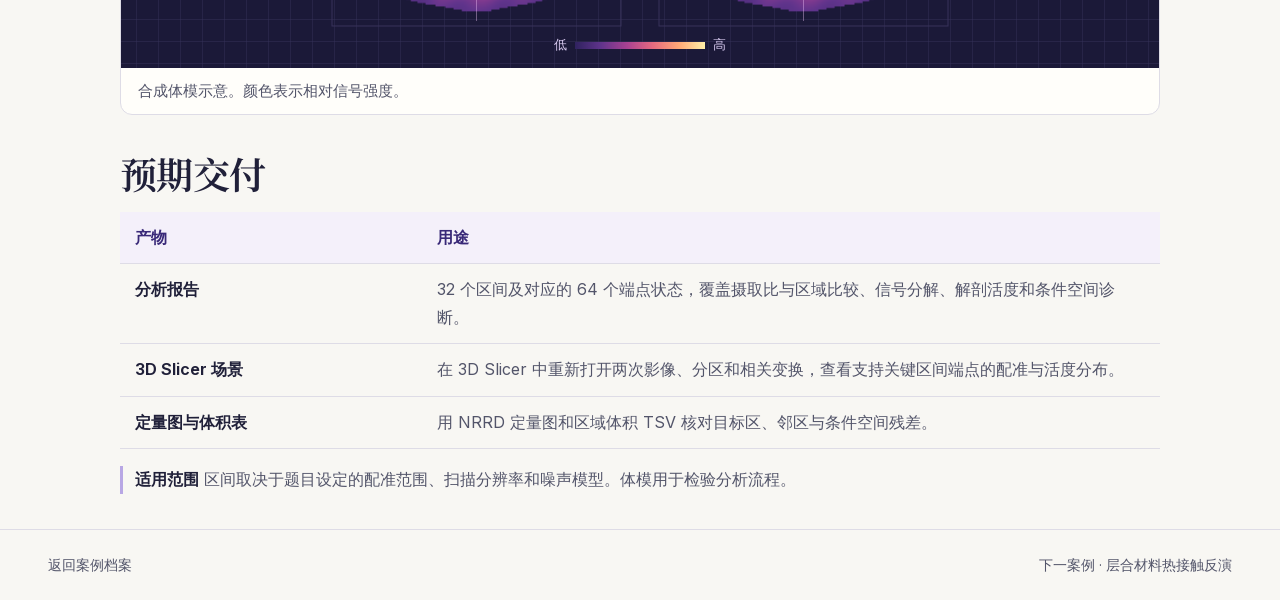
<file: cases/longitudinal-pet-bounds/index.html>
<!doctype html>
<!-- Generated by scripts/build_catalog.py. Edit content/cases.json or the template. -->
<html lang="zh-CN">
<head>
  <meta charset="utf-8">
  <meta name="viewport" content="width=device-width, initial-scale=1">
  <meta name="description" content="考虑测量误差后，能否判断两次扫描间摄取变化的方向？">
  <meta name="theme-color" content="#f8f7f3">
  <title>纵向 PET 摄取变化 · SimulationLE / Science</title>
  <link rel="icon" href="../../assets/favicon.png">
  <link rel="stylesheet" href="../../assets/style.css">
  <script type="module" src="../../assets/site.js"></script>
</head>
<body>
  <a class="skip" href="#main">跳到正文</a>
  <header class="site-header">
    <div class="wrap header-inner">
      <a class="brand" href="../../"><span class="brand-mark" aria-hidden="true"></span><span>SimulationLE <span class="brand-slash">/</span> Science</span></a>
      <nav aria-label="主导航"><a href="../../#cases">案例档案</a><a class="nav-external" href="https://huayuankou333.github.io/omniale/simulationle-engineer/">Engineer <span aria-hidden="true">↗</span></a></nav>
    </div>
  </header>
  <main id="main" class="detail">
    <p class="breadcrumb"><a href="../../#cases">案例档案</a><span aria-hidden="true">/</span>医学</p>
    <header class="detail-header">
      <h1>纵向 PET 摄取变化</h1>
      <p class="detail-question">当两次扫描的配准、分辨率和噪声都有不确定性，哪些区域的摄取变化仍能确定方向？</p>
      <p class="detail-software"><a href="https://slicer.readthedocs.io/en/5.8/">3D Slicer 5.8.1</a></p>
    </header>
    <dl class="case-brief" aria-label="任务概览">
        <div><dt>给定输入</dt><dd>八区室合成体模的两次解剖影像、分割、PET 数据及扫描仪校准信息。</dd></div>
        <div><dt>要做的事</dt><dd>在给定的测量不确定性下，求目标区相对参考区的摄取比变化区间，并检验区域排序和空间一致性。</dd></div>
        <div><dt>预期交付</dt><dd>摄取变化区间、能达到上下界的参数组合，以及可重新打开的 3D Slicer 场景。</dd></div>
    </dl>
    <nav class="case-nav" aria-label="本页目录"><a href="#task">任务拆解</a><a href="#inputs">输入与来源</a><a href="#figure">图示</a><a href="#outputs">预期交付</a></nav>
    <section class="case-block" id="task">
      <h2>把信号变化拆成摄取与测量影响</h2>
      <p class="case-intro">配准偏移和有限分辨率会改变邻近组织混入目标区的信号。两次扫描共用分辨率参数，区域噪声也有关联，所以要联合分析两次扫描。</p>
      <ol class="task-steps">
        <li><strong>建立两次扫描的可行状态</strong><p>结合解剖分区、配准、分辨率与测量误差，找出能同时解释两次观测的状态。</p></li>
        <li><strong>判断变化方向与区域排序</strong><p>计算目标区相对参考区的摄取比变化区间。比较区域间的变化，并找出排序首次失稳的条件。</p></li>
        <li><strong>定位变化来自哪里</strong><p>分别量化真实活度、信号混合和解剖体积的贡献，再检查空间残差与邻区信号是否一致。</p></li>
      </ol>
    </section>
    <section class="case-block" id="inputs">
      <h2>输入与来源</h2>
      <dl class="resource-list">
        <div><dt>配对医学影像</dt><dd>两个时间点各有解剖 MRI、分割和定量 PET。八个区室来自为该任务构建的合成体模。</dd></div>
        <div><dt>配准与校准</dt><dd>解剖地标、扫描仪分辨率范围和区域误差协方差共同限定可接受状态。</dd></div>
        <div><dt>报告单位</dt><dd>PET 活度浓度以 kBq/mL 表示。两次目标区与参考区摄取比之差是无量纲量。</dd></div>
      </dl>
    </section>
    <figure class="detail-figure theme-pet" id="figure">
      <div class="figure-toolbar">
        <h2>PET 对比</h2>
        <div class="figure-controls" role="group" aria-label="切换示意图">
          <button type="button" data-mode="default" data-note="合成体模示意。颜色表示相对信号强度。" aria-pressed="true">配对切片</button>
          <button type="button" data-mode="alternative" data-note="区间示意。跨过零时，变化方向未定。" aria-pressed="false">变化区间</button>
        </div>
      </div>
      <canvas data-plot="pet-detail" role="img" aria-label="合成体模示意。颜色表示相对信号强度。"></canvas>
      <figcaption aria-live="polite">合成体模示意。颜色表示相对信号强度。</figcaption>
    </figure>
    <section class="case-block" id="outputs">
      <h2>预期交付</h2>
      <table class="deliverable-table" aria-label="预期交付">
        <thead><tr><th scope="col">产物</th><th scope="col">用途</th></tr></thead>
        <tbody>
        <tr><th scope="row">分析报告</th><td>32 个区间及对应的 64 个端点状态，覆盖摄取比与区域比较、信号分解、解剖活度和条件空间诊断。</td></tr>
        <tr><th scope="row">3D Slicer 场景</th><td>在 3D Slicer 中重新打开两次影像、分区和相关变换，查看支持关键区间端点的配准与活度分布。</td></tr>
        <tr><th scope="row">定量图与体积表</th><td>用 NRRD 定量图和区域体积 TSV 核对目标区、邻区与条件空间残差。</td></tr>
        </tbody>
      </table>
      <p class="case-scope"><strong>适用范围</strong>区间取决于题目设定的配准范围、扫描分辨率和噪声模型。体模用于检验分析流程。</p>
    </section>
  </main>
  <footer class="site-footer"><div class="wrap footer-inner"><a href="../../#cases">返回案例档案</a><a href="../laminate-contact-transfer/">下一案例 · 层合材料热接触反演</a></div></footer>
</body>
</html>
</file>
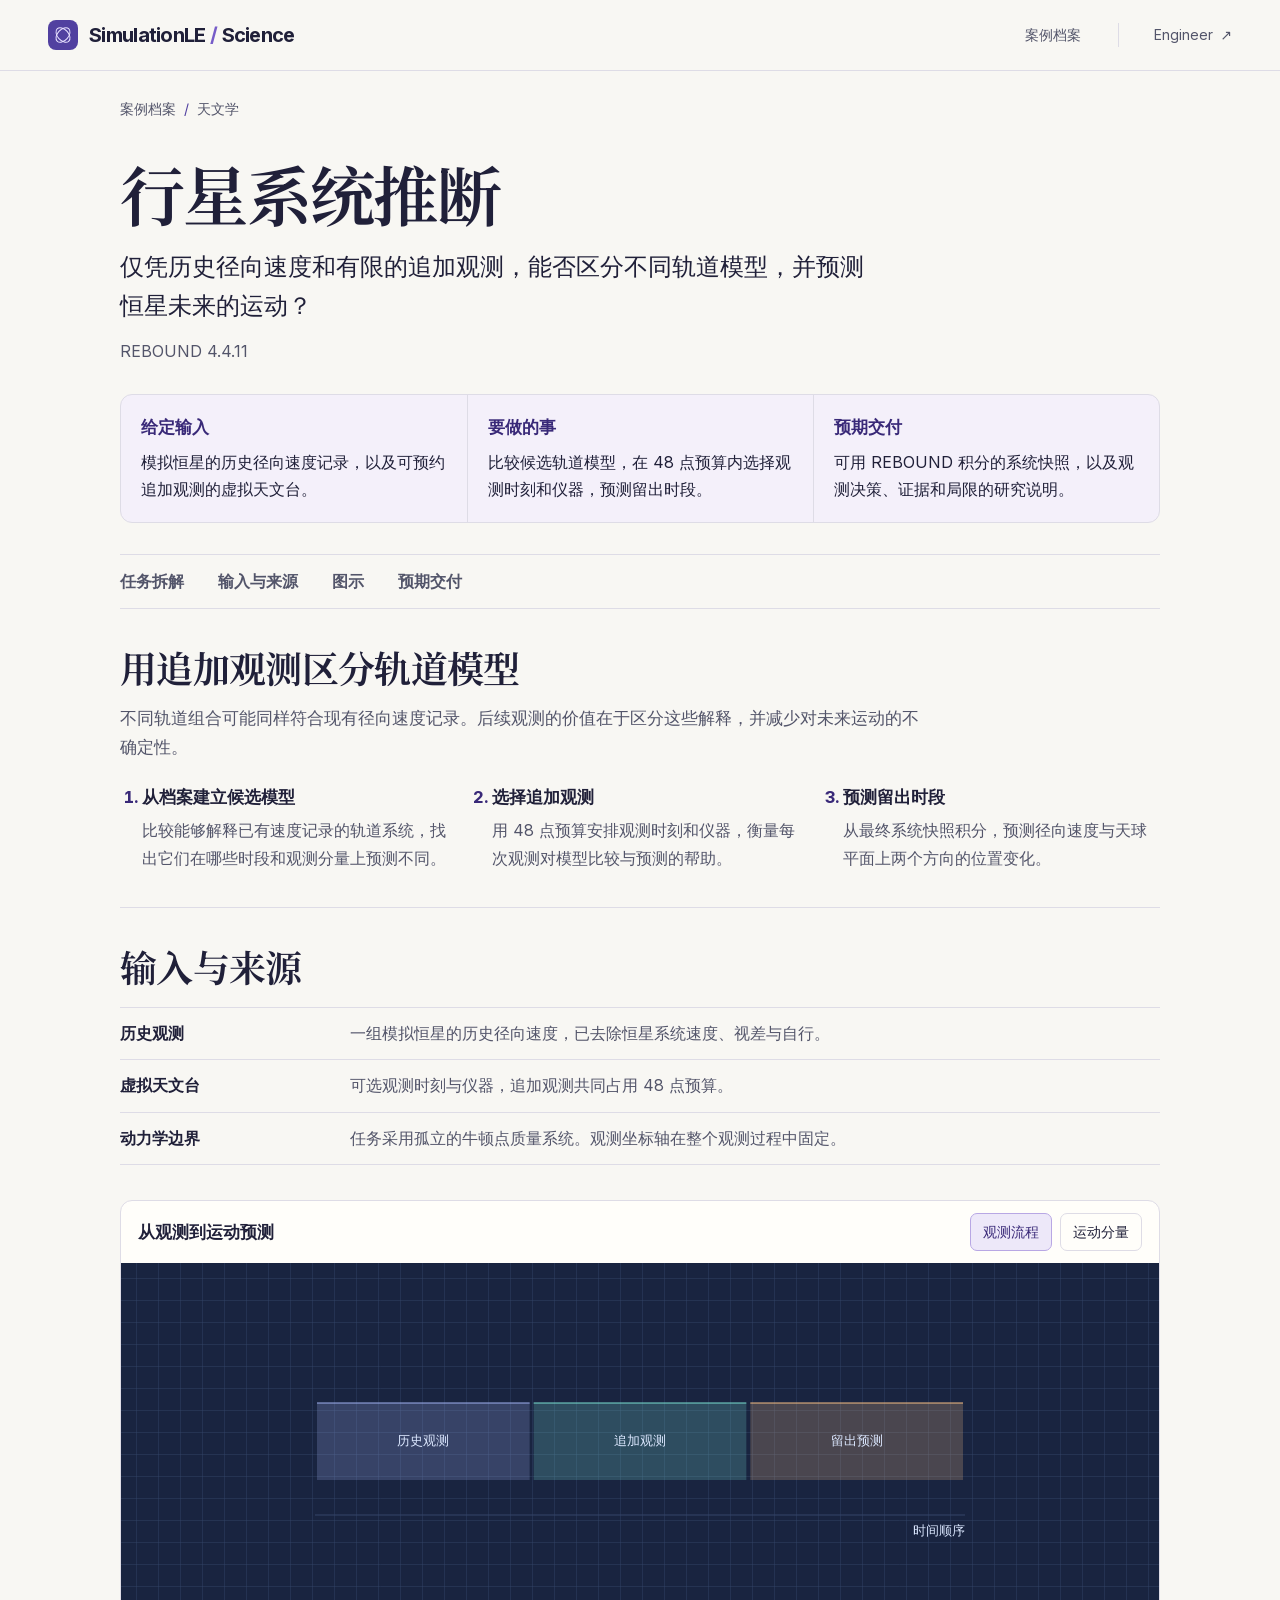
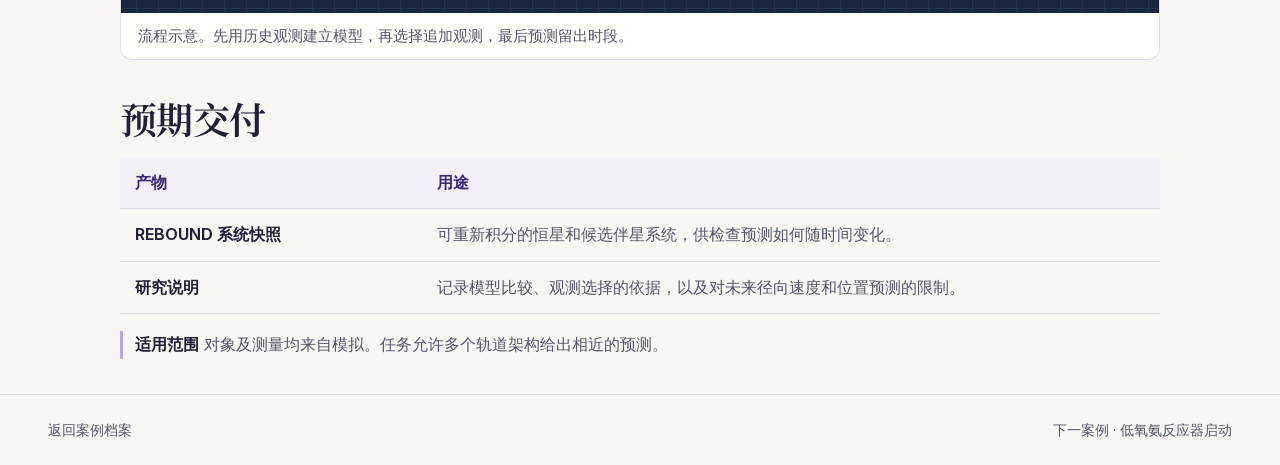
<file: cases/planetary-system-inference/index.html>
<!doctype html>
<!-- Generated by scripts/build_catalog.py. Edit content/cases.json or the template. -->
<html lang="zh-CN">
<head>
  <meta charset="utf-8">
  <meta name="viewport" content="width=device-width, initial-scale=1">
  <meta name="description" content="在有限的观测预算内，如何推断恒星的反射运动并预测未来轨迹？">
  <meta name="theme-color" content="#f8f7f3">
  <title>行星系统推断 · SimulationLE / Science</title>
  <link rel="icon" href="../../assets/favicon.png">
  <link rel="stylesheet" href="../../assets/style.css">
  <script type="module" src="../../assets/site.js"></script>
</head>
<body>
  <a class="skip" href="#main">跳到正文</a>
  <header class="site-header">
    <div class="wrap header-inner">
      <a class="brand" href="../../"><span class="brand-mark" aria-hidden="true"></span><span>SimulationLE <span class="brand-slash">/</span> Science</span></a>
      <nav aria-label="主导航"><a href="../../#cases">案例档案</a><a class="nav-external" href="https://huayuankou333.github.io/omniale/simulationle-engineer/">Engineer <span aria-hidden="true">↗</span></a></nav>
    </div>
  </header>
  <main id="main" class="detail">
    <p class="breadcrumb"><a href="../../#cases">案例档案</a><span aria-hidden="true">/</span>天文学</p>
    <header class="detail-header">
      <h1>行星系统推断</h1>
      <p class="detail-question">仅凭历史径向速度和有限的追加观测，能否区分不同轨道模型，并预测恒星未来的运动？</p>
      <p class="detail-software">REBOUND 4.4.11</p>
    </header>
    <dl class="case-brief" aria-label="任务概览">
        <div><dt>给定输入</dt><dd>模拟恒星的历史径向速度记录，以及可预约追加观测的虚拟天文台。</dd></div>
        <div><dt>要做的事</dt><dd>比较候选轨道模型，在 48 点预算内选择观测时刻和仪器，预测留出时段。</dd></div>
        <div><dt>预期交付</dt><dd>可用 REBOUND 积分的系统快照，以及观测决策、证据和局限的研究说明。</dd></div>
    </dl>
    <nav class="case-nav" aria-label="本页目录"><a href="#task">任务拆解</a><a href="#inputs">输入与来源</a><a href="#figure">图示</a><a href="#outputs">预期交付</a></nav>
    <section class="case-block" id="task">
      <h2>用追加观测区分轨道模型</h2>
      <p class="case-intro">不同轨道组合可能同样符合现有径向速度记录。后续观测的价值在于区分这些解释，并减少对未来运动的不确定性。</p>
      <ol class="task-steps">
        <li><strong>从档案建立候选模型</strong><p>比较能够解释已有速度记录的轨道系统，找出它们在哪些时段和观测分量上预测不同。</p></li>
        <li><strong>选择追加观测</strong><p>用 48 点预算安排观测时刻和仪器，衡量每次观测对模型比较与预测的帮助。</p></li>
        <li><strong>预测留出时段</strong><p>从最终系统快照积分，预测径向速度与天球平面上两个方向的位置变化。</p></li>
      </ol>
    </section>
    <section class="case-block" id="inputs">
      <h2>输入与来源</h2>
      <dl class="resource-list">
        <div><dt>历史观测</dt><dd>一组模拟恒星的历史径向速度，已去除恒星系统速度、视差与自行。</dd></div>
        <div><dt>虚拟天文台</dt><dd>可选观测时刻与仪器，追加观测共同占用 48 点预算。</dd></div>
        <div><dt>动力学边界</dt><dd>任务采用孤立的牛顿点质量系统。观测坐标轴在整个观测过程中固定。</dd></div>
      </dl>
    </section>
    <figure class="detail-figure theme-orbit" id="figure">
      <div class="figure-toolbar">
        <h2>从观测到运动预测</h2>
        <div class="figure-controls" role="group" aria-label="切换示意图">
          <button type="button" data-mode="default" data-note="流程示意。先用历史观测建立模型，再选择追加观测，最后预测留出时段。" aria-pressed="true">观测流程</button>
          <button type="button" data-mode="alternative" data-note="方向示意。径向速度沿视线方向，天体测量跟踪天球平面内的两个位置分量。" aria-pressed="false">运动分量</button>
        </div>
      </div>
      <canvas data-plot="orbit-detail" role="img" aria-label="流程示意。先用历史观测建立模型，再选择追加观测，最后预测留出时段。"></canvas>
      <figcaption aria-live="polite">流程示意。先用历史观测建立模型，再选择追加观测，最后预测留出时段。</figcaption>
    </figure>
    <section class="case-block" id="outputs">
      <h2>预期交付</h2>
      <table class="deliverable-table" aria-label="预期交付">
        <thead><tr><th scope="col">产物</th><th scope="col">用途</th></tr></thead>
        <tbody>
        <tr><th scope="row">REBOUND 系统快照</th><td>可重新积分的恒星和候选伴星系统，供检查预测如何随时间变化。</td></tr>
        <tr><th scope="row">研究说明</th><td>记录模型比较、观测选择的依据，以及对未来径向速度和位置预测的限制。</td></tr>
        </tbody>
      </table>
      <p class="case-scope"><strong>适用范围</strong>对象及测量均来自模拟。任务允许多个轨道架构给出相近的预测。</p>
    </section>
  </main>
  <footer class="site-footer"><div class="wrap footer-inner"><a href="../../#cases">返回案例档案</a><a href="../reactor-startup/">下一案例 · 低氧氨反应器启动</a></div></footer>
</body>
</html>
</file>
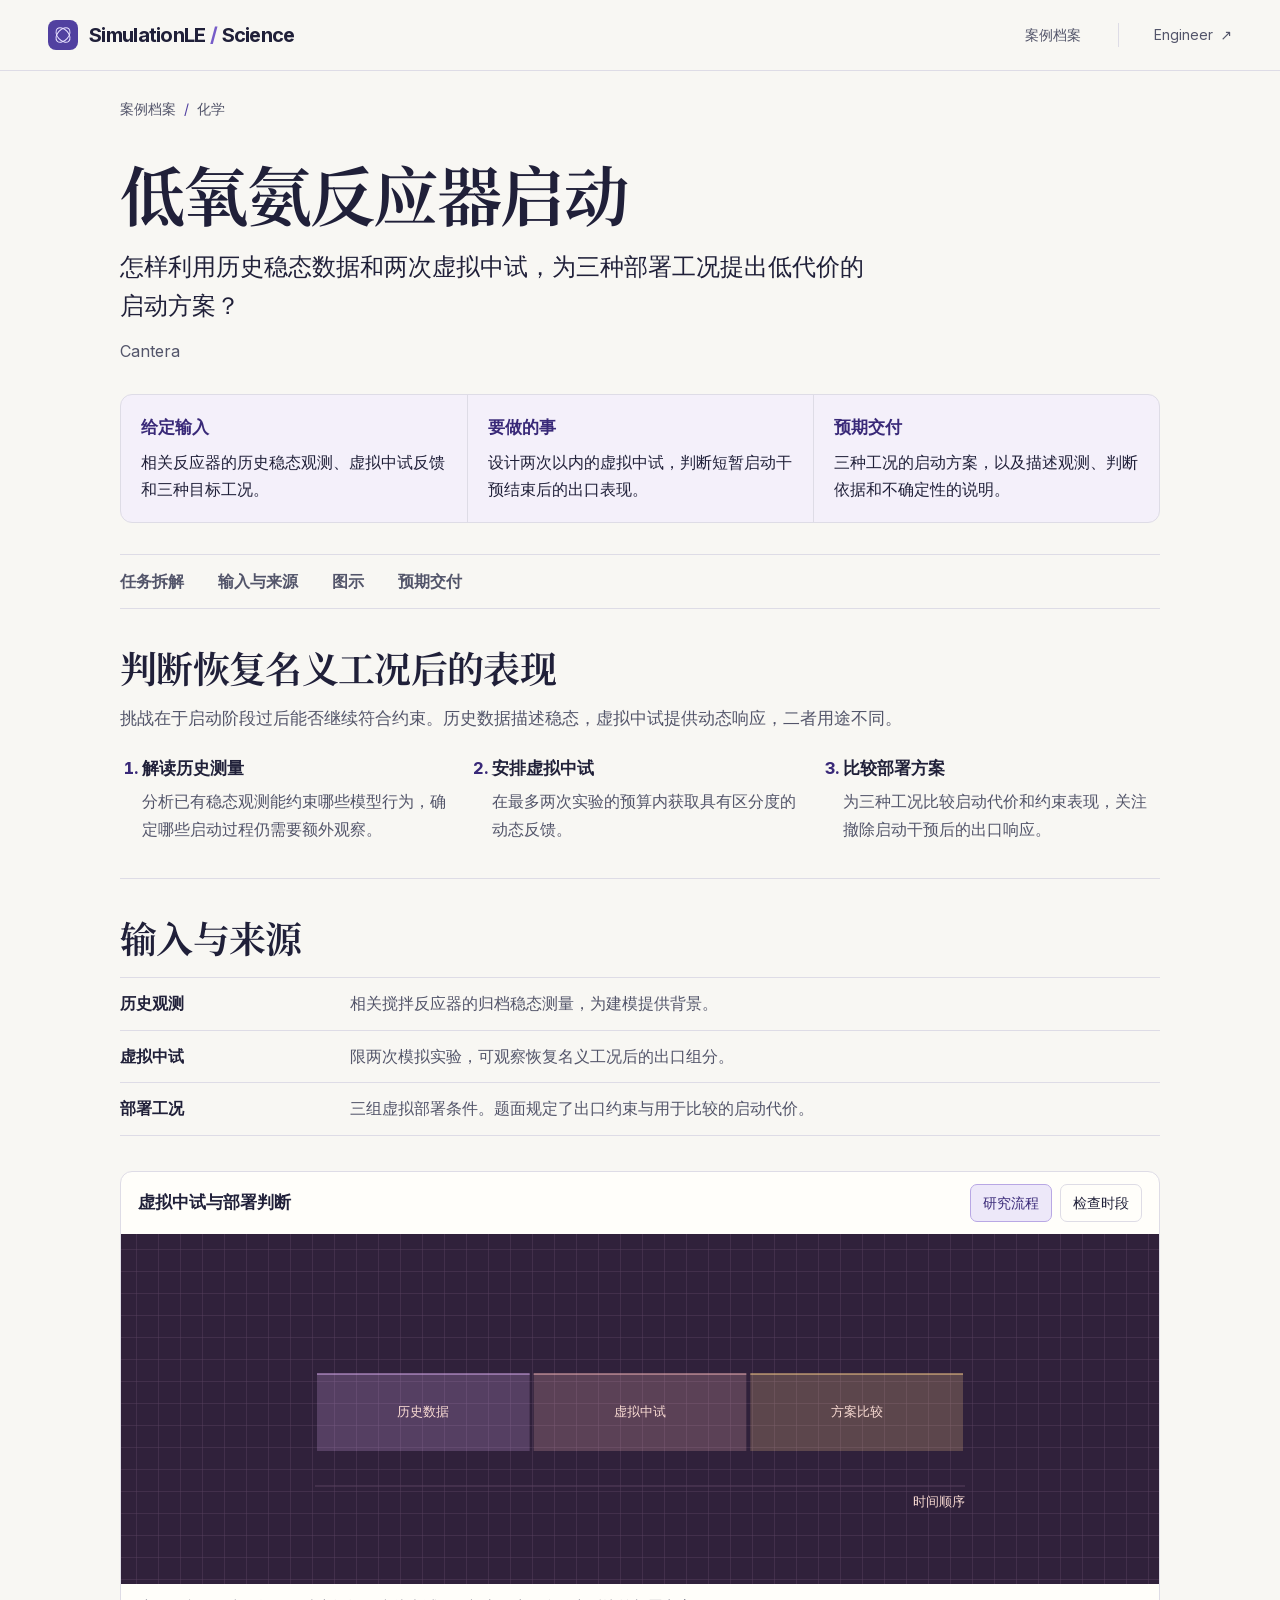
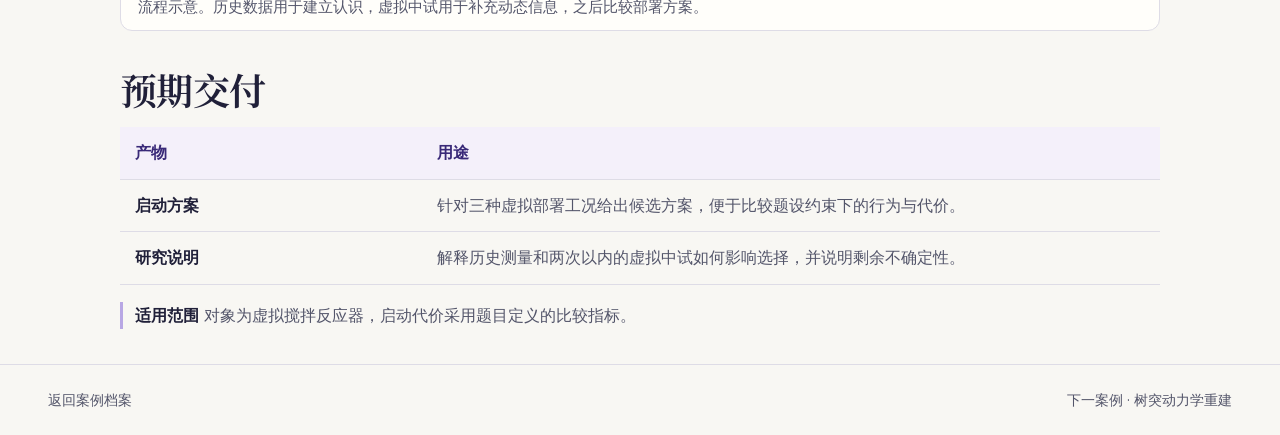
<file: cases/reactor-startup/index.html>
<!doctype html>
<!-- Generated by scripts/build_catalog.py. Edit content/cases.json or the template. -->
<html lang="zh-CN">
<head>
  <meta charset="utf-8">
  <meta name="viewport" content="width=device-width, initial-scale=1">
  <meta name="description" content="如何利用两次虚拟中试，为三种工况设计低代价的启动方案？">
  <meta name="theme-color" content="#f8f7f3">
  <title>低氧氨反应器启动 · SimulationLE / Science</title>
  <link rel="icon" href="../../assets/favicon.png">
  <link rel="stylesheet" href="../../assets/style.css">
  <script type="module" src="../../assets/site.js"></script>
</head>
<body>
  <a class="skip" href="#main">跳到正文</a>
  <header class="site-header">
    <div class="wrap header-inner">
      <a class="brand" href="../../"><span class="brand-mark" aria-hidden="true"></span><span>SimulationLE <span class="brand-slash">/</span> Science</span></a>
      <nav aria-label="主导航"><a href="../../#cases">案例档案</a><a class="nav-external" href="https://huayuankou333.github.io/omniale/simulationle-engineer/">Engineer <span aria-hidden="true">↗</span></a></nav>
    </div>
  </header>
  <main id="main" class="detail">
    <p class="breadcrumb"><a href="../../#cases">案例档案</a><span aria-hidden="true">/</span>化学</p>
    <header class="detail-header">
      <h1>低氧氨反应器启动</h1>
      <p class="detail-question">怎样利用历史稳态数据和两次虚拟中试，为三种部署工况提出低代价的启动方案？</p>
      <p class="detail-software">Cantera</p>
    </header>
    <dl class="case-brief" aria-label="任务概览">
        <div><dt>给定输入</dt><dd>相关反应器的历史稳态观测、虚拟中试反馈和三种目标工况。</dd></div>
        <div><dt>要做的事</dt><dd>设计两次以内的虚拟中试，判断短暂启动干预结束后的出口表现。</dd></div>
        <div><dt>预期交付</dt><dd>三种工况的启动方案，以及描述观测、判断依据和不确定性的说明。</dd></div>
    </dl>
    <nav class="case-nav" aria-label="本页目录"><a href="#task">任务拆解</a><a href="#inputs">输入与来源</a><a href="#figure">图示</a><a href="#outputs">预期交付</a></nav>
    <section class="case-block" id="task">
      <h2>判断恢复名义工况后的表现</h2>
      <p class="case-intro">挑战在于启动阶段过后能否继续符合约束。历史数据描述稳态，虚拟中试提供动态响应，二者用途不同。</p>
      <ol class="task-steps">
        <li><strong>解读历史测量</strong><p>分析已有稳态观测能约束哪些模型行为，确定哪些启动过程仍需要额外观察。</p></li>
        <li><strong>安排虚拟中试</strong><p>在最多两次实验的预算内获取具有区分度的动态反馈。</p></li>
        <li><strong>比较部署方案</strong><p>为三种工况比较启动代价和约束表现，关注撤除启动干预后的出口响应。</p></li>
      </ol>
    </section>
    <section class="case-block" id="inputs">
      <h2>输入与来源</h2>
      <dl class="resource-list">
        <div><dt>历史观测</dt><dd>相关搅拌反应器的归档稳态测量，为建模提供背景。</dd></div>
        <div><dt>虚拟中试</dt><dd>限两次模拟实验，可观察恢复名义工况后的出口组分。</dd></div>
        <div><dt>部署工况</dt><dd>三组虚拟部署条件。题面规定了出口约束与用于比较的启动代价。</dd></div>
      </dl>
    </section>
    <figure class="detail-figure theme-reactor" id="figure">
      <div class="figure-toolbar">
        <h2>虚拟中试与部署判断</h2>
        <div class="figure-controls" role="group" aria-label="切换示意图">
          <button type="button" data-mode="default" data-note="流程示意。历史数据用于建立认识，虚拟中试用于补充动态信息，之后比较部署方案。" aria-pressed="true">研究流程</button>
          <button type="button" data-mode="alternative" data-note="时段示意。启动干预结束后恢复名义工况，任务关注恢复之后的出口表现。" aria-pressed="false">检查时段</button>
        </div>
      </div>
      <canvas data-plot="reactor-detail" role="img" aria-label="流程示意。历史数据用于建立认识，虚拟中试用于补充动态信息，之后比较部署方案。"></canvas>
      <figcaption aria-live="polite">流程示意。历史数据用于建立认识，虚拟中试用于补充动态信息，之后比较部署方案。</figcaption>
    </figure>
    <section class="case-block" id="outputs">
      <h2>预期交付</h2>
      <table class="deliverable-table" aria-label="预期交付">
        <thead><tr><th scope="col">产物</th><th scope="col">用途</th></tr></thead>
        <tbody>
        <tr><th scope="row">启动方案</th><td>针对三种虚拟部署工况给出候选方案，便于比较题设约束下的行为与代价。</td></tr>
        <tr><th scope="row">研究说明</th><td>解释历史测量和两次以内的虚拟中试如何影响选择，并说明剩余不确定性。</td></tr>
        </tbody>
      </table>
      <p class="case-scope"><strong>适用范围</strong>对象为虚拟搅拌反应器，启动代价采用题目定义的比较指标。</p>
    </section>
  </main>
  <footer class="site-footer"><div class="wrap footer-inner"><a href="../../#cases">返回案例档案</a><a href="../dendritic-model-reconstruction/">下一案例 · 树突动力学重建</a></div></footer>
</body>
</html>
</file>
<file: assets/style.css>
@font-face {
  font-family: Inter;
  src: url("fonts/inter-latin.woff2") format("woff2");
  font-style: normal;
  font-weight: 400 800;
  font-display: swap;
}
@font-face {
  font-family: "Noto Serif SC Headings";
  src: url("fonts/noto-serif-sc-headings.woff2") format("woff2");
  font-style: normal;
  font-weight: 650;
  font-display: swap;
}
:root {
  color-scheme: light;
  --page: #f8f7f3;
  --white: #fffefa;
  --ink: #202039;
  --subtle: #53556a;
  --line: #dedce6;
  --accent: #5140a0;
  --accent-dark: #392978;
  --lavender: #ede8f9;
  --panel: #f4f0fa;
  --sans: Inter, "PingFang SC", "Microsoft YaHei", "Noto Sans CJK SC", system-ui, sans-serif;
  --serif: "Noto Serif SC Headings", "Songti SC", "Noto Serif CJK SC", SimSun, serif;
}
* { box-sizing: border-box; }
html { scroll-behavior: smooth; }
body { margin: 0; background: var(--page); color: var(--ink); font: 16px/1.72 var(--sans); }
a { color: inherit; text-decoration: none; }
button, input { font: inherit; }
button { cursor: pointer; }
button:focus-visible, a:focus-visible, input:focus-visible { outline: 3px solid #6b53cc; outline-offset: 4px; }
[hidden] { display: none !important; }
h1, h2, h3, p, dl, dd, figure { margin: 0; }
.sr-only { position: absolute; width: 1px; height: 1px; padding: 0; overflow: hidden; clip-path: inset(50%); white-space: nowrap; }
.wrap { width: min(1220px, 100% - 96px); margin-inline: auto; }
.skip { position: fixed; top: 10px; left: 10px; padding: 8px 16px; background: white; transform: translateY(-150%); z-index: 5; }
.skip:focus { transform: translateY(0); }
.site-header { border-bottom: 1px solid var(--line); }
.header-inner { min-height: 70px; display: flex; align-items: center; justify-content: space-between; gap: 24px; }
.brand { display: inline-flex; align-items: center; gap: 11px; font: 700 clamp(16px, 1.6vw, 20px)/1.15 var(--sans); letter-spacing: -.035em; white-space: nowrap; }
.brand-mark { width: 30px; height: 30px; border-radius: 8px; background: var(--accent); position: relative; flex: 0 0 auto; }
.brand-mark::before, .brand-mark::after { content: ""; position: absolute; inset: 6px 9px; border: 1px solid #e9e2ff; border-radius: 50%; transform: rotate(42deg); }
.brand-mark::after { transform: rotate(-42deg); }
.brand-slash { color: #765cc8; }
nav { display: flex; align-items: center; flex-wrap: wrap; gap: clamp(14px, 3vw, 37px); font-size: 14px; }
nav a { color: var(--subtle); }
nav a[aria-current], nav a:hover { color: var(--accent-dark); }
.nav-external { border-left: 1px solid var(--line); padding-left: clamp(14px, 3vw, 35px); }
.nav-external span, .site-footer a span { margin-left: 3px; }
canvas { display: block; width: 100%; }
.case-section { padding: 54px 0 39px; }
.section-head { display: flex; align-items: flex-end; justify-content: space-between; gap: 22px; }
.section-head h1 { font-size: clamp(32px, 5.2vw, 72px); line-height: 1.08; font-weight: 660; letter-spacing: -.06em; }
.section-head h1 .brand-slash { font-weight: 430; }
.search { position: relative; display: block; width: min(280px, 100%); }
.search input { width: 100%; min-height: 44px; border: 1px solid var(--line); border-radius: 8px; padding: 7px 12px 7px 37px; color: var(--ink); background: var(--white); }
.search-icon { position: absolute; top: 50%; left: 14px; transform: translateY(-60%); width: 12px; height: 12px; border: 1.5px solid var(--subtle); border-radius: 50%; pointer-events: none; }
.search-icon::after { content: ""; position: absolute; width: 5px; height: 1.5px; top: 9px; left: 8px; transform: rotate(45deg); background: var(--subtle); }
.filters, .figure-controls { display: flex; align-items: center; flex-wrap: wrap; gap: 8px; }
.filters { gap: clamp(8px, 2vw, 27px); margin: 23px 0 23px; border-bottom: 1px solid var(--line); }
.filters button { min-height: 44px; margin-bottom: -1px; border: 0; border-bottom: 2px solid transparent; padding: 6px 8px; background: transparent; color: var(--subtle); font-size: 16px; font-weight: 650; }
.filters button:hover, .filters button[aria-pressed="true"] { color: var(--accent-dark); }
.filters button[aria-pressed="true"] { border-bottom-color: var(--accent); }
.figure-controls button { border: 1px solid var(--line); border-radius: 7px; padding: 6px 12px; background: var(--white); color: var(--ink); font-size: 14px; }
.figure-controls button:hover { border-color: var(--accent); }
.figure-controls button[aria-pressed="true"] { color: var(--accent-dark); border-color: #b8a7e4; background: var(--lavender); }
.case-grid { display: grid; grid-template-columns: repeat(2, minmax(0, 1fr)); gap: 24px; }
.case-card { border: 1px solid var(--line); border-radius: 13px; overflow: hidden; background: var(--white); box-shadow: 0 2px 5px #25213d08; }
.case-card:hover { border-color: #b5a9d3; box-shadow: 0 5px 12px #25213d0d; }
.case-link { display: grid; grid-template-areas: "body visual" "output visual"; grid-template-columns: minmax(0, 1fr) minmax(100px, 29%); grid-template-rows: 1fr auto; column-gap: 23px; height: 100%; padding: 20px 13px 20px 23px; }
.case-link:focus-visible { outline-offset: -4px; }
.case-link:hover h2, .case-link:focus-visible h2 { color: var(--accent-dark); text-decoration: underline; text-underline-offset: .16em; }
.card-visual { position: relative; grid-area: visual; border-radius: 8px; overflow: hidden; }
.card-visual canvas { position: absolute; inset: 0; height: 100%; }
.theme-pet { background: #232044; }
.theme-thermal { background: #2a1d35; }
.theme-metabolism { background: #142e39; }
.theme-gel { background: #241e41; }
.theme-orbit { background: #192440; }
.theme-reactor { background: #30213b; }
.theme-dendrite { background: #142c3c; }
.card-body { grid-area: body; }
.case-meta { display: flex; align-items: baseline; flex-wrap: wrap; gap: 0 11px; margin-bottom: 8px; color: var(--subtle); font-size: 15px; }
.case-meta strong { color: var(--accent-dark); font-size: 20px; font-weight: 700; }
.card-body h2, .detail-header h1, .case-block h2 { font-family: var(--serif); font-weight: 650; }
.card-body h2 { font-size: clamp(24px, 2.1vw, 30px); line-height: 1.32; letter-spacing: -.023em; }
.case-question { color: var(--ink); margin: 10px 0 15px; }
.case-output { grid-area: output; border-top: 1px solid var(--line); padding-top: 10px; color: var(--subtle); font-size: 15px; }
.case-output strong { color: var(--accent-dark); margin-right: 5px; white-space: nowrap; }
.case-note { margin-top: 14px; color: var(--subtle); font-size: 14px; }
.empty-state { text-align: center; background: var(--white); border: 1px dashed #c9c1d6; padding: 35px 20px; border-radius: 8px; }
.empty-state button { margin-top: 8px; border: 0; background: transparent; color: var(--accent-dark); text-decoration: underline; }
.site-footer { border-top: 1px solid var(--line); }
.footer-inner { display: flex; flex-wrap: wrap; align-items: center; justify-content: space-between; gap: 12px; min-height: 70px; padding-block: 14px; font-size: 14px; color: var(--subtle); }
.site-footer a:hover { color: var(--accent-dark); }
.detail { width: min(1040px, 100% - 96px); margin-inline: auto; }
.breadcrumb { margin: 26px 0 34px; color: var(--subtle); font-size: 14px; }
.breadcrumb a:hover { text-decoration: underline; }
.breadcrumb span { margin-inline: 8px; color: var(--accent); }
.detail-header h1 { font-size: clamp(36px, 5.1vw, 68px); line-height: 1.18; letter-spacing: -.025em; margin-bottom: 16px; }
.detail-question { max-width: 760px; font-size: clamp(19px, 1.9vw, 24px); line-height: 1.62; }
.detail-software { margin-top: 12px; color: var(--subtle); }
.case-brief { display: grid; grid-template-columns: repeat(3, minmax(0, 1fr)); margin-block: 29px 31px; border: 1px solid var(--line); border-radius: 12px; background: var(--panel); }
.case-brief > div { padding: 18px 20px; }
.case-brief > div + div { border-left: 1px solid var(--line); }
.case-brief dt { color: var(--accent-dark); font-size: 17px; font-weight: 700; margin-bottom: 6px; }
.case-brief dd { color: var(--ink); }
.case-nav { position: sticky; top: 0; z-index: 2; gap: 8px clamp(14px, 3vw, 34px); min-height: 53px; padding-block: 9px; border-block: 1px solid var(--line); background: var(--page); }
.case-nav a { padding-block: 4px; font-size: 16px; font-weight: 650; }
.case-nav a:hover { text-decoration: underline; text-underline-offset: .2em; }
.case-block, .detail-figure { scroll-margin-top: 76px; }
.case-block { padding-block: 35px; }
.case-block + .case-block { border-top: 1px solid var(--line); }
.case-block h2 { margin-bottom: 12px; font-size: clamp(26px, 3vw, 37px); line-height: 1.28; letter-spacing: -.018em; }
.case-intro { max-width: 800px; color: var(--subtle); font-size: 17px; }
.task-steps { display: grid; grid-template-columns: repeat(3, minmax(0, 1fr)); gap: 18px 33px; margin: 21px 0 0; padding-inline-start: 1.35em; }
.task-steps li::marker { color: var(--accent-dark); font-weight: 750; }
.task-steps strong { display: block; margin-bottom: 5px; font-size: 17px; }
.task-steps p { color: var(--subtle); }
.resource-list { margin-top: 16px; border-block: 1px solid var(--line); }
.resource-list > div { display: grid; grid-template-columns: minmax(110px, .26fr) 1fr; gap: 5px 20px; padding-block: 12px; }
.resource-list > div + div { border-top: 1px solid var(--line); }
.resource-list dt { font-weight: 700; }
.resource-list dd { color: var(--subtle); }
.resource-list a, .detail-software a, .case-scope a { color: var(--accent-dark); text-decoration: underline; text-underline-offset: .2em; }
.detail-figure { background: var(--white); border: 1px solid var(--line); border-radius: 12px; overflow: hidden; }
.figure-toolbar { display: flex; align-items: center; justify-content: space-between; gap: 12px; padding: 12px 17px; }
.figure-toolbar h2 { font-size: 17px; letter-spacing: 0; }
.detail-figure canvas { height: clamp(235px, 33vw, 350px); }
.detail-figure figcaption { padding: 10px 17px; color: var(--subtle); font-size: 15px; min-height: 46px; }
.deliverable-table { width: 100%; border-collapse: collapse; table-layout: fixed; margin-top: 14px; text-align: left; }
.deliverable-table th, .deliverable-table td { border-bottom: 1px solid var(--line); padding: 12px 15px; vertical-align: top; overflow-wrap: anywhere; }
.deliverable-table thead { background: var(--panel); color: var(--accent-dark); }
.deliverable-table thead th:first-child { width: 29%; }
.deliverable-table tbody th { font-weight: 650; }
.deliverable-table tbody td { color: var(--subtle); }
.deliverable-table code { font-size: .94em; }
.case-scope { margin-top: 17px; border-left: 3px solid #b8a7e4; padding-left: 12px; color: var(--subtle); }
.case-scope strong { color: var(--ink); margin-right: 5px; }
@media (max-width: 920px) {
  .wrap, .detail { width: calc(100% - 56px); }
  .case-grid { grid-template-columns: 1fr; }
  .search { width: min(245px, 100%); }
}
@media (max-width: 680px) {
  .wrap, .detail { width: calc(100% - 34px); }
  .header-inner { min-height: auto; padding-block: 12px; flex-wrap: wrap; gap: 9px; }
  nav { gap: 12px; }
  .brand-mark { width: 26px; height: 26px; }
  .brand-mark::before, .brand-mark::after { inset: 5px 8px; }
  .case-section { padding-block: 34px 29px; }
  .section-head { align-items: flex-start; flex-direction: column; gap: 13px; }
  .section-head h1 { font-size: clamp(27px, 7.35vw, 43px); }
  .search { width: 100%; }
  .filters { gap: 7px; margin-block: 12px 17px; }
  .filters button { padding-inline: 6px; }
  .case-grid { gap: 15px; }
  .case-link { grid-template-areas: "body visual" "output output"; grid-template-columns: minmax(0, 1fr) minmax(67px, 23%); column-gap: 12px; padding: 14px 12px 15px 15px; }
  .card-body h2 { font-size: clamp(22px, 5.7vw, 27px); }
  .card-visual { align-self: start; aspect-ratio: 1 / 1.38; border-radius: 6px; }
  .case-brief, .task-steps, .resource-list > div { grid-template-columns: 1fr; }
  .case-brief > div { padding: 14px 15px; }
  .case-brief > div + div { border-left: 0; border-top: 1px solid var(--line); }
  .case-nav { gap: 5px clamp(8px, 3vw, 15px); }
  .case-nav a { font-size: 14px; }
  .case-block { padding-block: 27px; }
  .deliverable-table thead th:first-child { width: 35%; }
  .deliverable-table th, .deliverable-table td { padding-inline: 7px; }
  .figure-toolbar { flex-wrap: wrap; }
  .breadcrumb { margin-block: 18px 23px; }
}
@media (prefers-reduced-motion: reduce) { html { scroll-behavior: auto; } }
</file>
